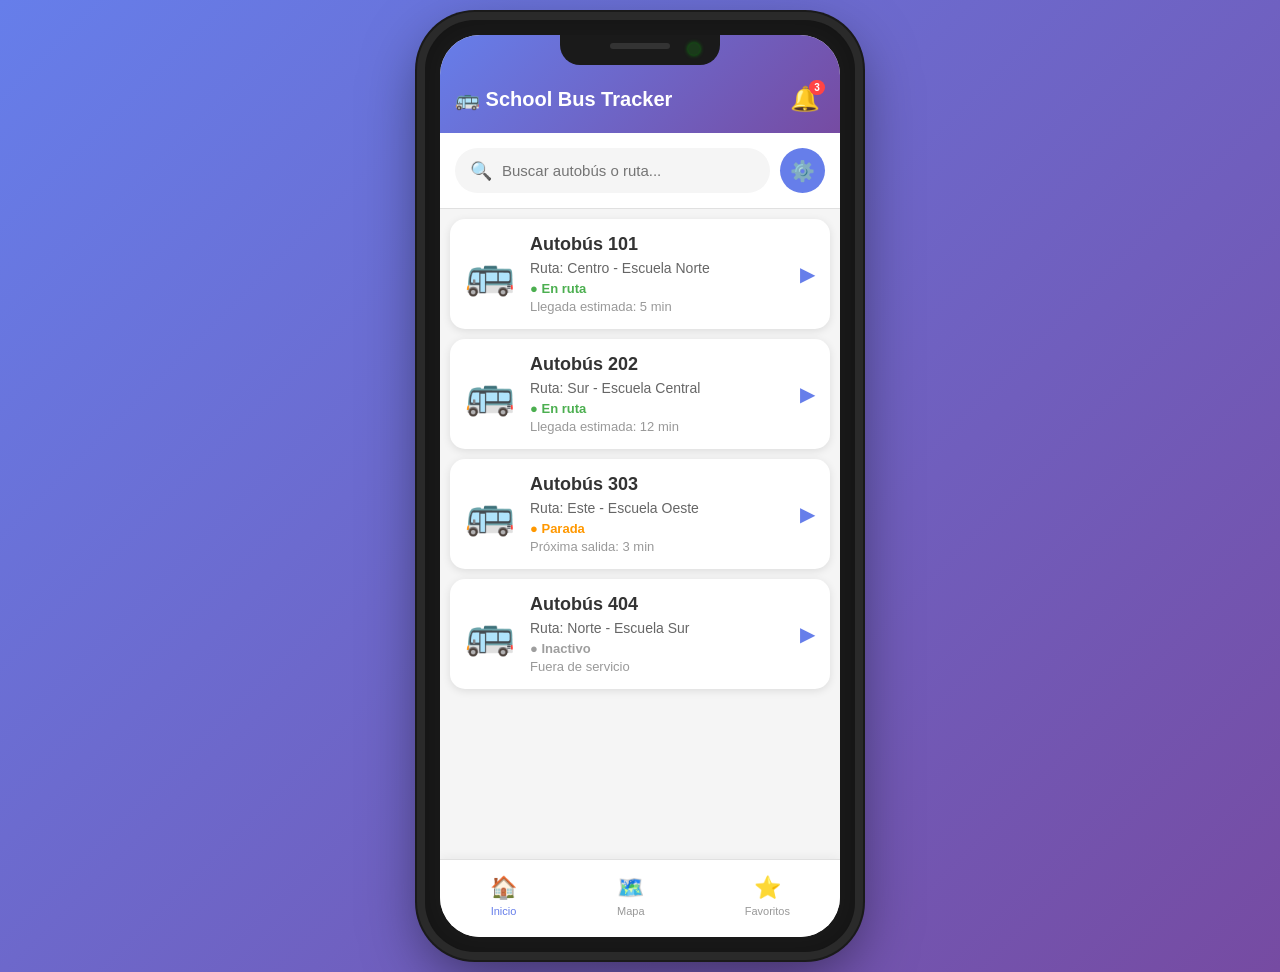
<file: index.html>
<!DOCTYPE html>
<html lang="es">
<head>
    <meta charset="UTF-8">
    <meta name="viewport" content="width=device-width, initial-scale=1.0, maximum-scale=1.0, user-scalable=no">
    <title>School Bus Tracker - Wireframe</title>
    <link rel="stylesheet" href="styles.css">
</head>
<body>
    <!-- Mobile Frame Container -->
    <div class="mobile-frame">
        <div class="mobile-notch"></div>
        <div class="mobile-screen">
    <!-- Header -->
    <header class="app-header">
        <div class="header-content">
            <h1>🚌 School Bus Tracker</h1>
            <div class="notification-icon" id="notificationIcon">
                🔔
                <span class="notification-badge" id="notificationBadge">3</span>
            </div>
        </div>
    </header>

    <!-- Notifications Panel -->
    <div class="notifications-panel hidden" id="notificationsPanel">
        <div class="notifications-header">
            <h3>Notificaciones</h3>
            <button class="clear-all" id="clearAllNotifications">Limpiar todo</button>
        </div>
        <div class="notifications-list" id="notificationsList">
            <div class="notification-item unread">
                <div class="notification-icon-badge">🚌</div>
                <div class="notification-content">
                    <h4>Autobús 101 llegando</h4>
                    <p>Llegará en 5 minutos a Parada 3</p>
                    <span class="notification-time">Hace 2 min</span>
                </div>
            </div>
            <div class="notification-item unread">
                <div class="notification-icon-badge">⏱️</div>
                <div class="notification-content">
                    <h4>Retraso detectado</h4>
                    <p>Autobús 202 tiene un retraso de 3 minutos</p>
                    <span class="notification-time">Hace 5 min</span>
                </div>
            </div>
            <div class="notification-item unread">
                <div class="notification-icon-badge">✅</div>
                <div class="notification-content">
                    <h4>Autobús 303 en parada</h4>
                    <p>Actualmente en Parada 2 - Hospital</p>
                    <span class="notification-time">Hace 8 min</span>
                </div>
            </div>
            <div class="notification-item">
                <div class="notification-icon-badge">🚌</div>
                <div class="notification-content">
                    <h4>Autobús 404 activado</h4>
                    <p>El servicio ha comenzado su ruta</p>
                    <span class="notification-time">Hace 15 min</span>
                </div>
            </div>
        </div>
    </div>

    <!-- Search Bar -->
    <div class="search-container">
        <div class="search-bar">
            <span class="search-icon">🔍</span>
            <input type="text" id="searchInput" placeholder="Buscar autobús o ruta..." />
        </div>
        <button class="filter-btn" id="filterBtn">⚙️</button>
    </div>

    <!-- Filter Modal -->
    <div class="filter-modal hidden" id="filterModal">
        <div class="modal-content">
            <div class="modal-header">
                <h3>Filtros y Configuración</h3>
                <button class="close-modal" id="closeModal">✕</button>
            </div>
            <div class="modal-body">
                <div class="filter-section">
                    <h4>Estado del Autobús</h4>
                    <label class="filter-option">
                        <input type="checkbox" id="filterActive" checked>
                        <span>● En ruta</span>
                    </label>
                    <label class="filter-option">
                        <input type="checkbox" id="filterPaused" checked>
                        <span>● En parada</span>
                    </label>
                    <label class="filter-option">
                        <input type="checkbox" id="filterInactive" checked>
                        <span>● Inactivos</span>
                    </label>
                </div>
                <div class="filter-section">
                    <h4>Ordenar por</h4>
                    <label class="filter-option">
                        <input type="radio" name="sort" value="number" checked>
                        <span>Número de autobús</span>
                    </label>
                    <label class="filter-option">
                        <input type="radio" name="sort" value="eta">
                        <span>Tiempo de llegada</span>
                    </label>
                    <label class="filter-option">
                        <input type="radio" name="sort" value="route">
                        <span>Ruta</span>
                    </label>
                </div>
                <div class="filter-section">
                    <h4>Notificaciones</h4>
                    <label class="filter-option">
                        <input type="checkbox" id="notifArrival" checked>
                        <span>Llegadas próximas</span>
                    </label>
                    <label class="filter-option">
                        <input type="checkbox" id="notifDelays">
                        <span>Retrasos</span>
                    </label>
                </div>
            </div>
            <div class="modal-footer">
                <button class="btn-secondary" id="resetFilters">Restablecer</button>
                <button class="btn-primary" id="applyFilters">Aplicar</button>
            </div>
        </div>
    </div>

    <!-- Bus List -->
    <div class="bus-list" id="busList">
        <div class="bus-card" data-bus="bus1">
            <div class="bus-icon">🚌</div>
            <div class="bus-info">
                <h3>Autobús 101</h3>
                <p class="route">Ruta: Centro - Escuela Norte</p>
                <p class="status active">● En ruta</p>
                <p class="eta">Llegada estimada: 5 min</p>
            </div>
            <div class="bus-arrow">▶</div>
        </div>

        <div class="bus-card" data-bus="bus2">
            <div class="bus-icon">🚌</div>
            <div class="bus-info">
                <h3>Autobús 202</h3>
                <p class="route">Ruta: Sur - Escuela Central</p>
                <p class="status active">● En ruta</p>
                <p class="eta">Llegada estimada: 12 min</p>
            </div>
            <div class="bus-arrow">▶</div>
        </div>

        <div class="bus-card" data-bus="bus3">
            <div class="bus-icon">🚌</div>
            <div class="bus-info">
                <h3>Autobús 303</h3>
                <p class="route">Ruta: Este - Escuela Oeste</p>
                <p class="status paused">● Parada</p>
                <p class="eta">Próxima salida: 3 min</p>
            </div>
            <div class="bus-arrow">▶</div>
        </div>

        <div class="bus-card" data-bus="bus4">
            <div class="bus-icon">🚌</div>
            <div class="bus-info">
                <h3>Autobús 404</h3>
                <p class="route">Ruta: Norte - Escuela Sur</p>
                <p class="status inactive">● Inactivo</p>
                <p class="eta">Fuera de servicio</p>
            </div>
            <div class="bus-arrow">▶</div>
        </div>
    </div>

    <!-- Map View (Initially Hidden) -->
    <div class="map-view hidden" id="mapView">
        <div class="map-header">
            <button class="back-btn" id="backBtn">← Volver</button>
            <h2 id="busTitle">Mapa General</h2>
            <button class="center-btn" id="centerBtn">⊙</button>
        </div>

        <div class="map-container">
            <!-- Map Background -->
            <div class="map-grid"></div>
            
            <!-- Route Path -->
            <svg class="route-path" id="routePath">
                <path id="busRoute" d="" stroke="#4A90E2" stroke-width="4" fill="none" stroke-dasharray="10,5"/>
                <!-- Stops -->
                <circle class="stop start-stop" cx="100" cy="400" r="12" />
                <circle class="stop" cx="200" cy="350" r="10" />
                <circle class="stop" cx="300" cy="250" r="10" />
                <circle class="stop" cx="400" cy="200" r="10" />
                <circle class="stop end-stop" cx="500" cy="100" r="12" />
            </svg>

            <!-- Animated Buses -->
            <div id="busMarkers"></div>

            <!-- Stop Labels -->
            <div class="stop-label" style="left: 100px; top: 400px;">
                <div class="label-content">Parada 1<br><small>Centro</small></div>
            </div>
            <div class="stop-label" style="left: 200px; top: 350px;">
                <div class="label-content">Parada 2<br><small>Plaza</small></div>
            </div>
            <div class="stop-label" style="left: 300px; top: 250px;">
                <div class="label-content">Parada 3<br><small>Parque</small></div>
            </div>
            <div class="stop-label" style="left: 400px; top: 200px;">
                <div class="label-content">Parada 4<br><small>Avenida</small></div>
            </div>
            <div class="stop-label" style="left: 500px; top: 100px;">
                <div class="label-content">Escuela<br><small>Destino</small></div>
            </div>
        </div>

        <!-- Map Info Panel -->
        <div class="info-panel">
            <div class="info-item">
                <span class="info-label">Velocidad:</span>
                <span class="info-value" id="speedValue">45 km/h</span>
            </div>
            <div class="info-item">
                <span class="info-label">Próxima parada:</span>
                <span class="info-value" id="nextStop">Parada 3 - Parque</span>
            </div>
            <div class="info-item">
                <span class="info-label">Pasajeros:</span>
                <span class="info-value" id="passengers">28/40</span>
            </div>
            <div class="info-item">
                <span class="info-label">ETA:</span>
                <span class="info-value" id="etaValue">5 min</span>
            </div>
        </div>
    </div>

    <!-- Bottom Navigation -->
    <nav class="bottom-nav">
        <button class="nav-btn active">
            <span class="nav-icon">🏠</span>
            <span class="nav-label">Inicio</span>
        </button>
        <button class="nav-btn">
            <span class="nav-icon">🗺️</span>
            <span class="nav-label">Mapa</span>
        </button>
        <button class="nav-btn">
            <span class="nav-icon">⭐</span>
            <span class="nav-label">Favoritos</span>
        </button>
    </nav>

        </div><!-- Close mobile-screen -->
    </div><!-- Close mobile-frame -->

    <script src="script.js"></script>
</body>
</html>
</file>
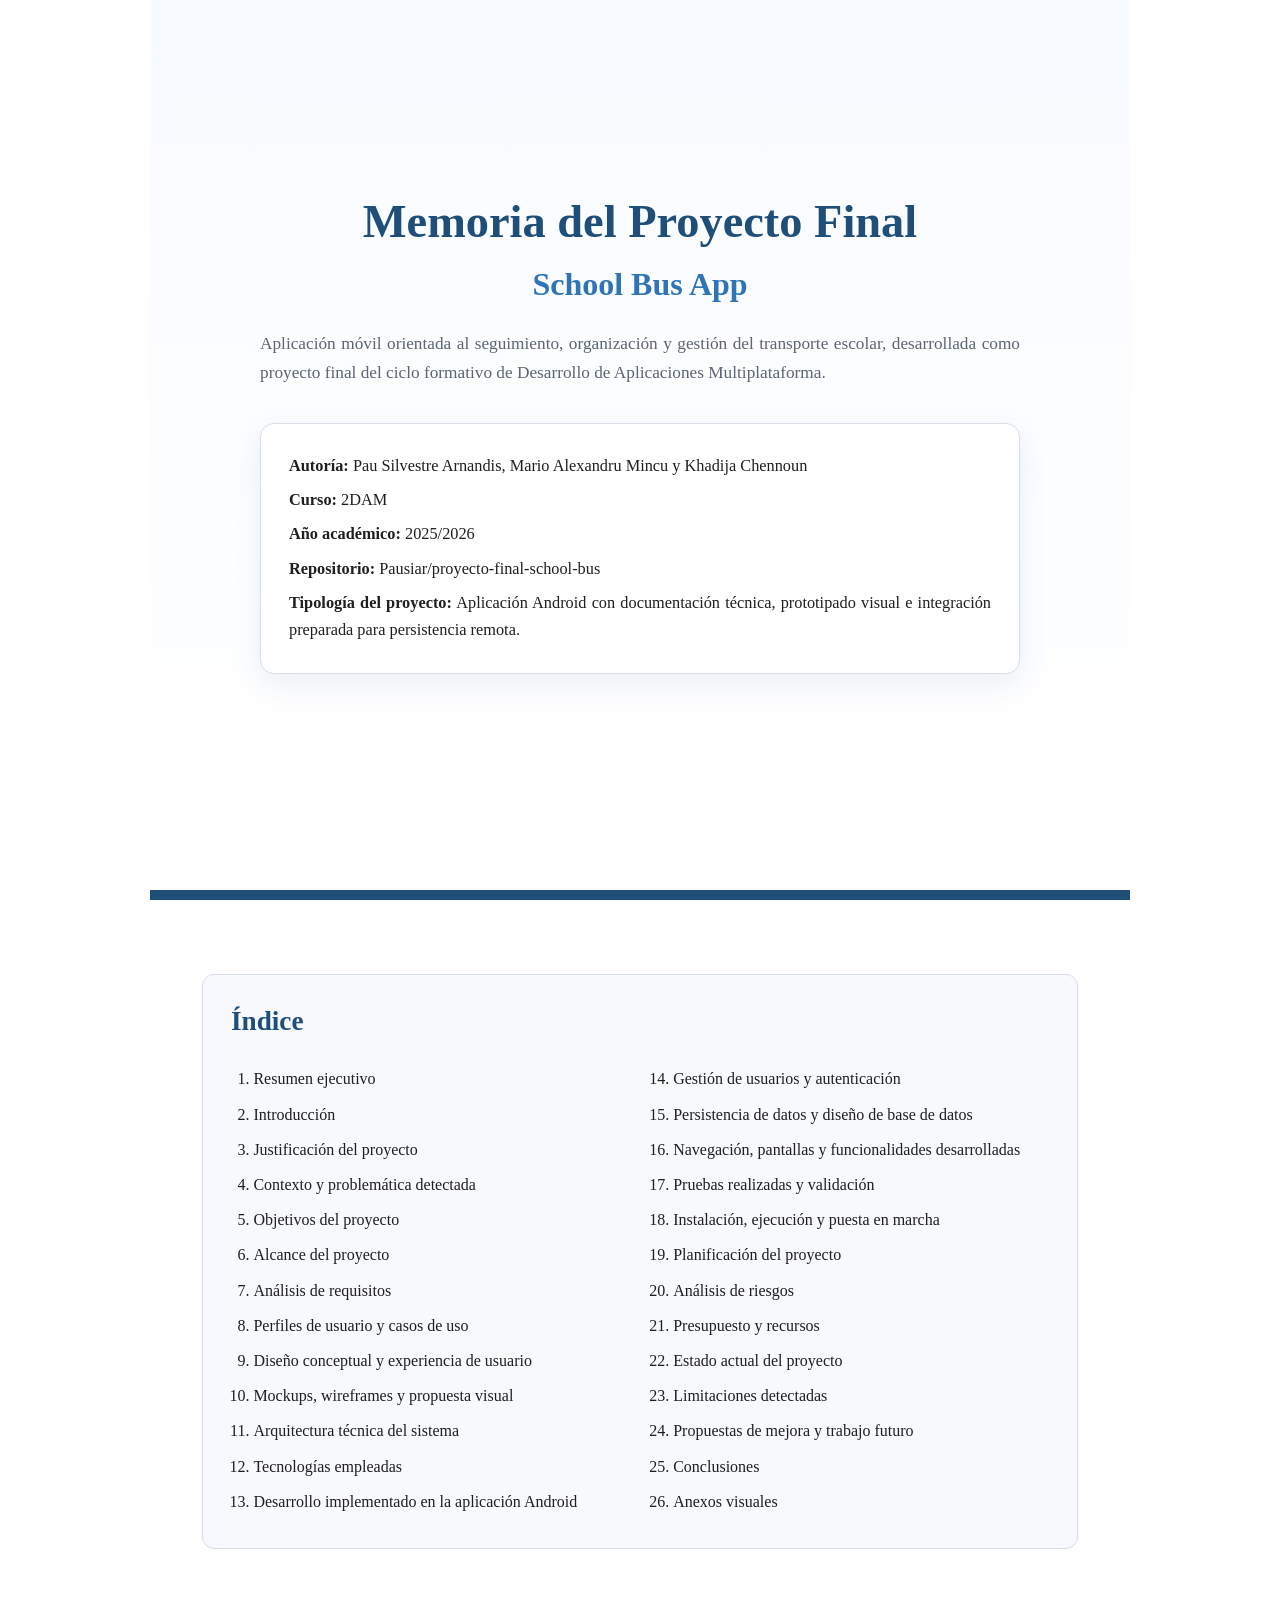
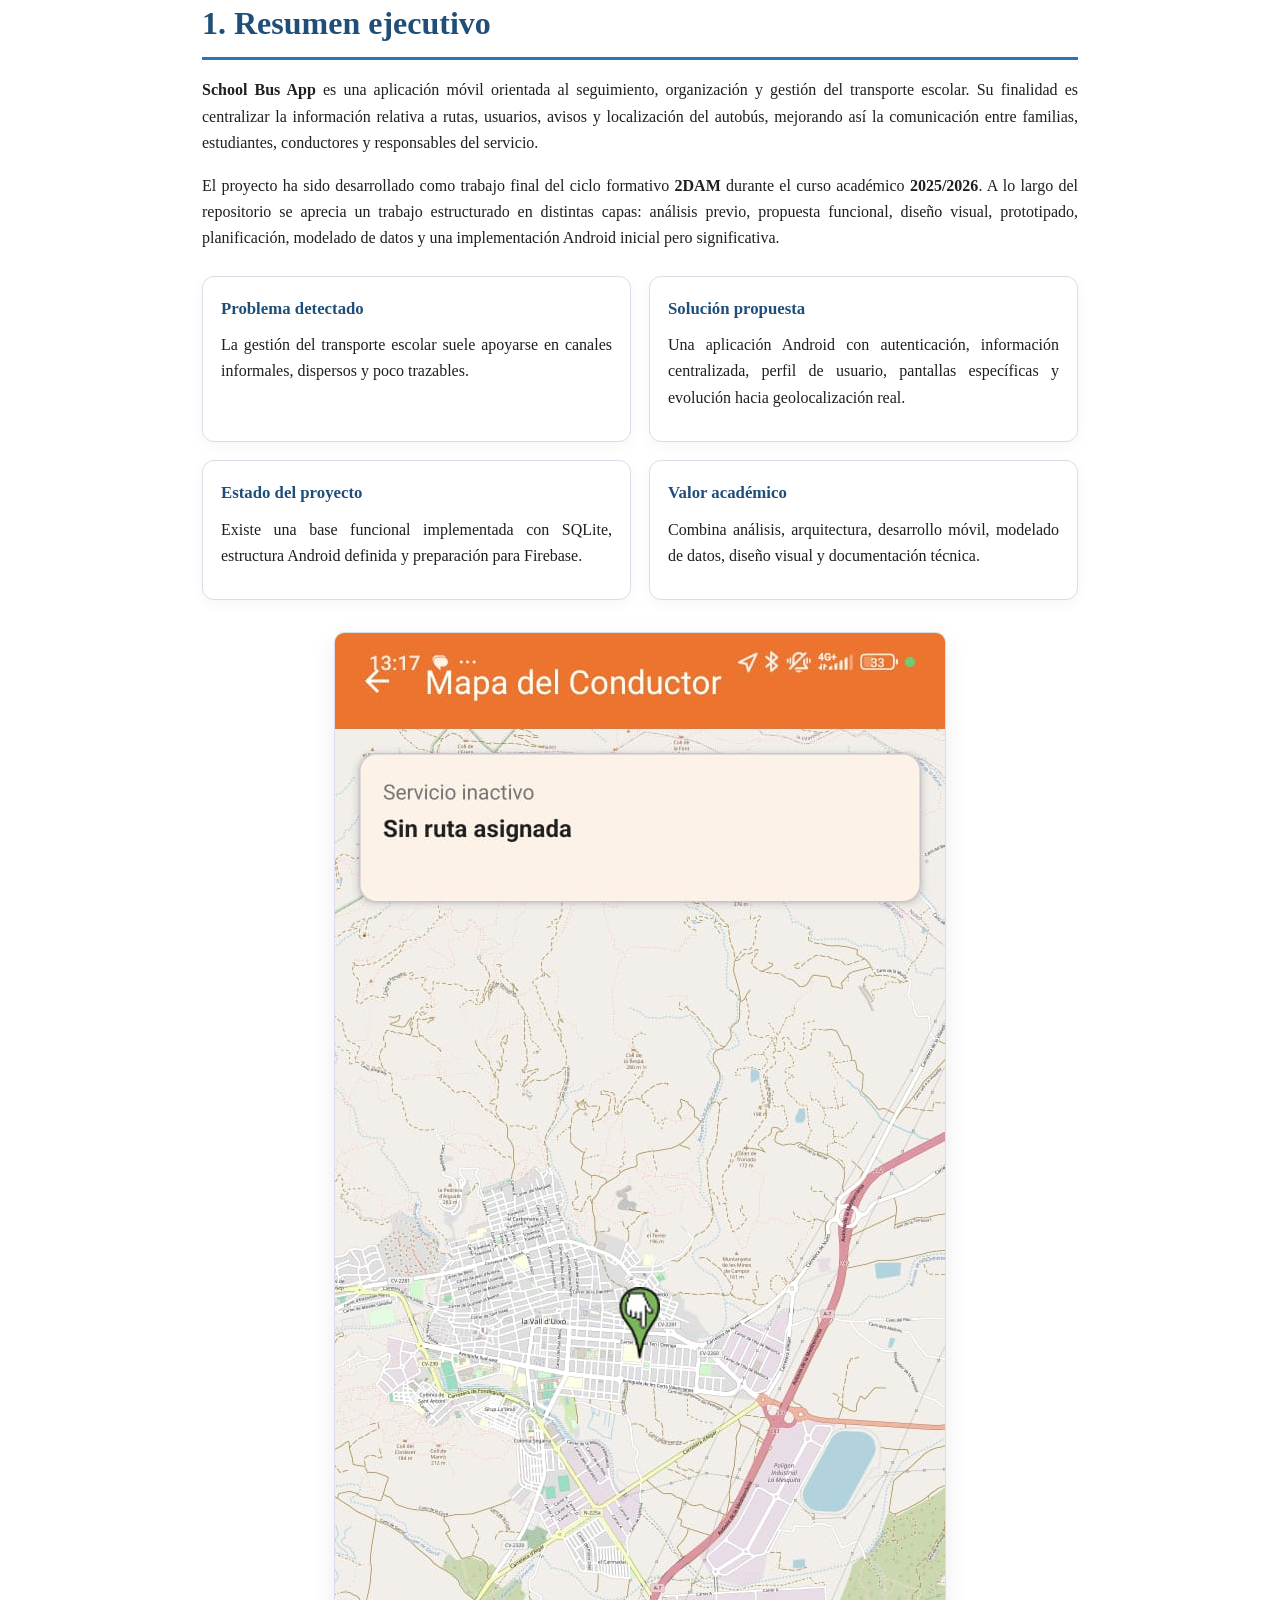
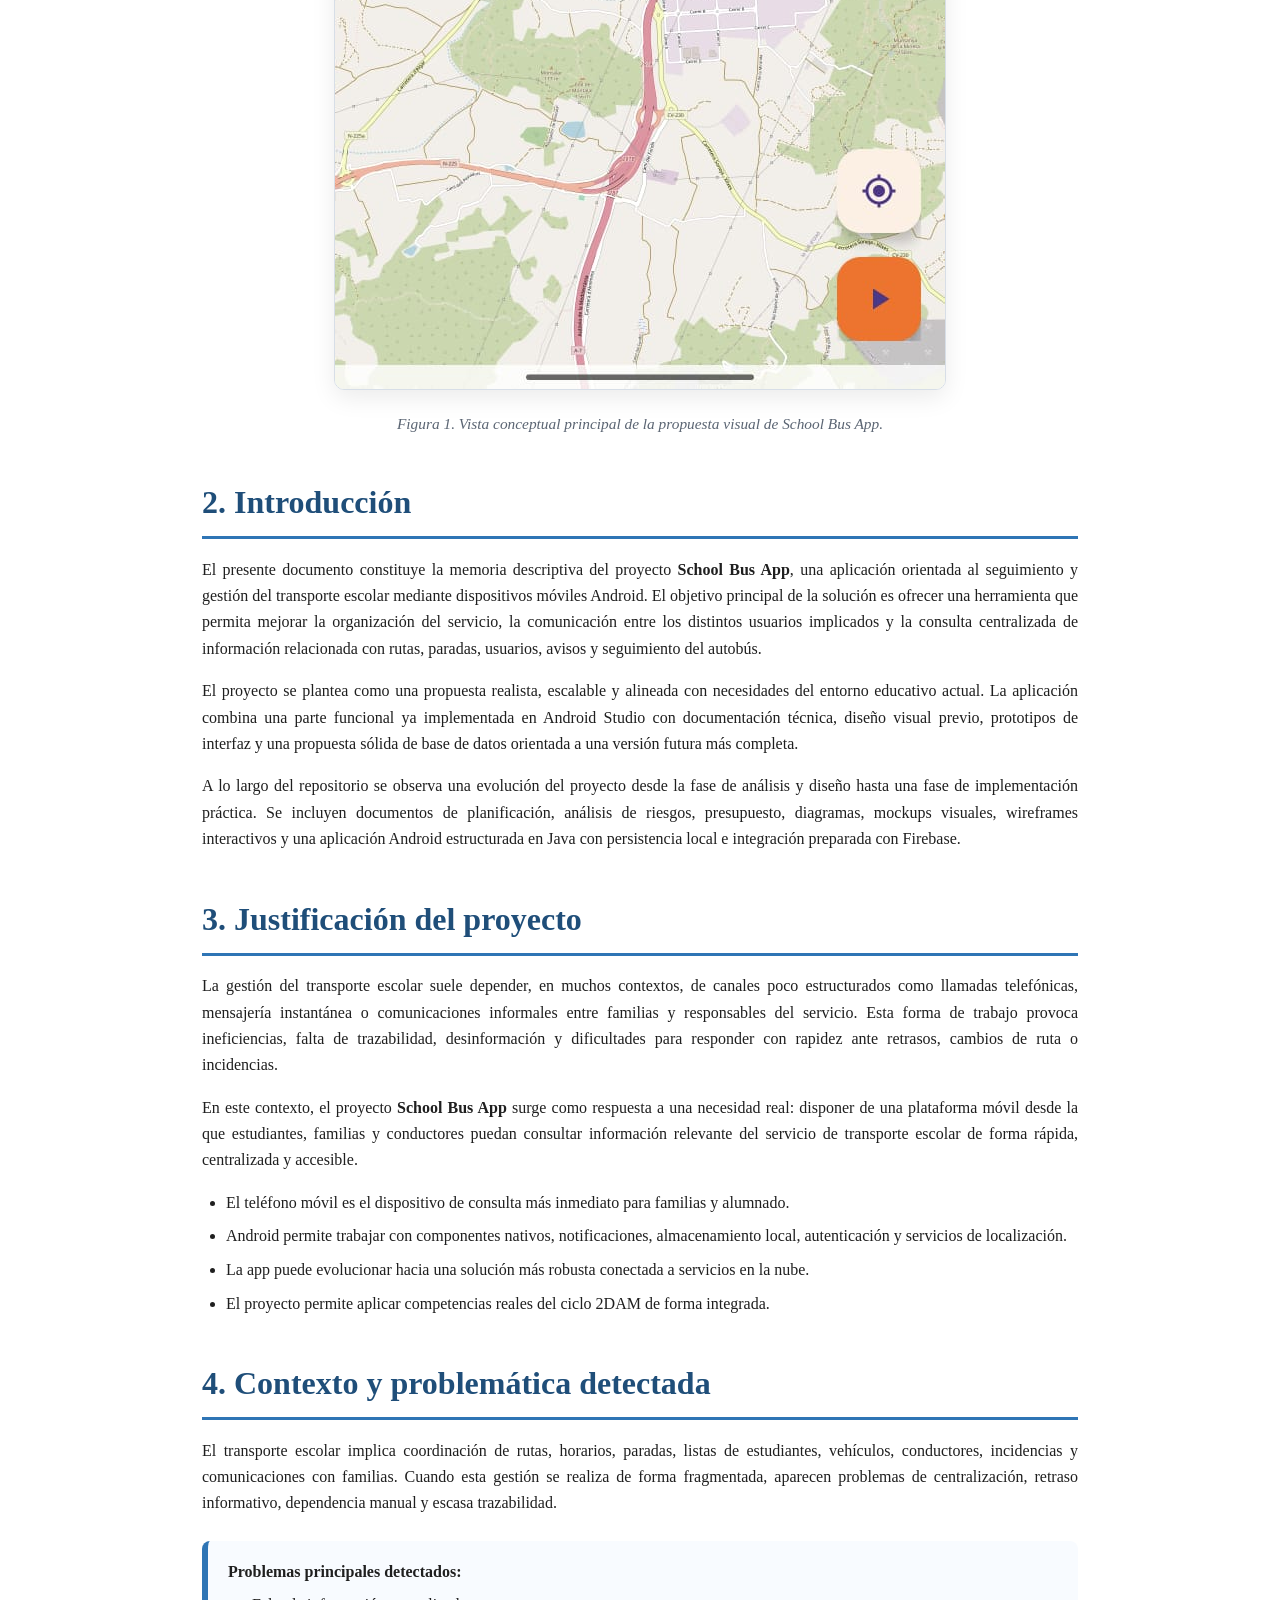
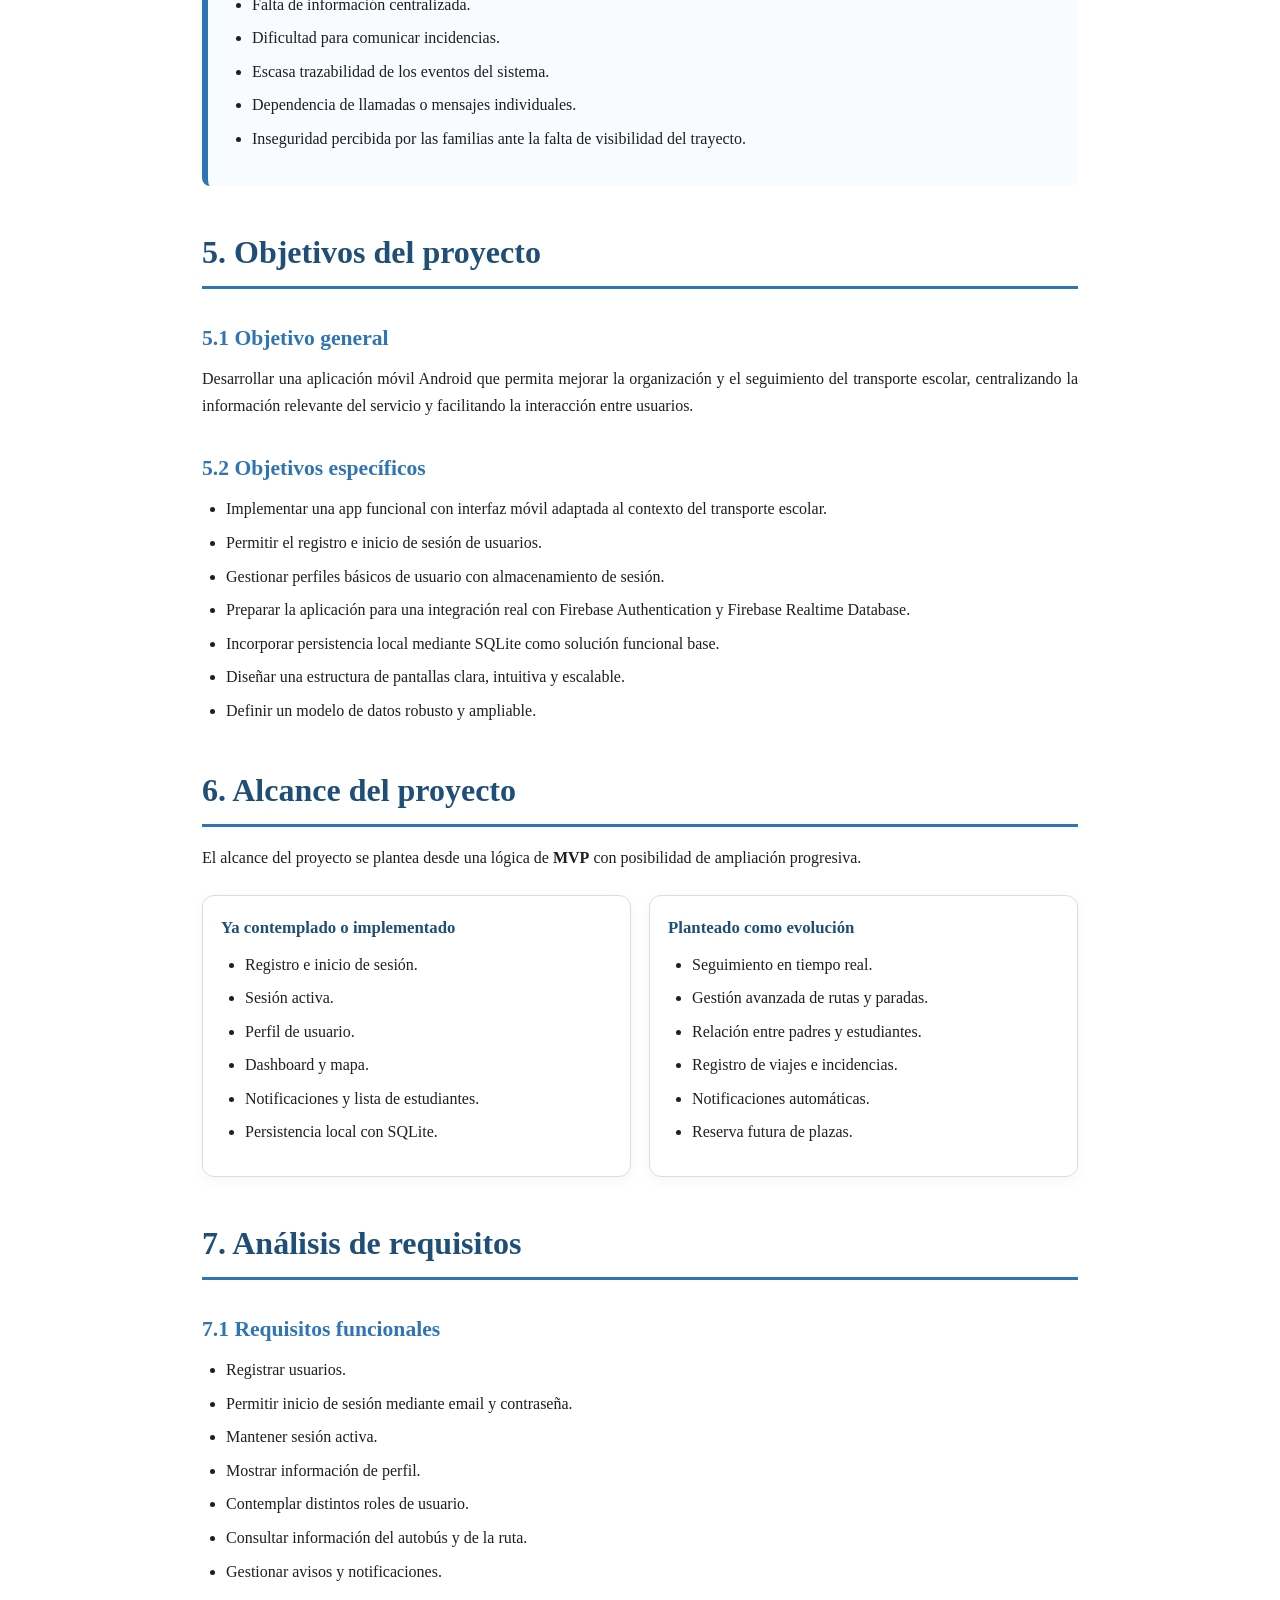
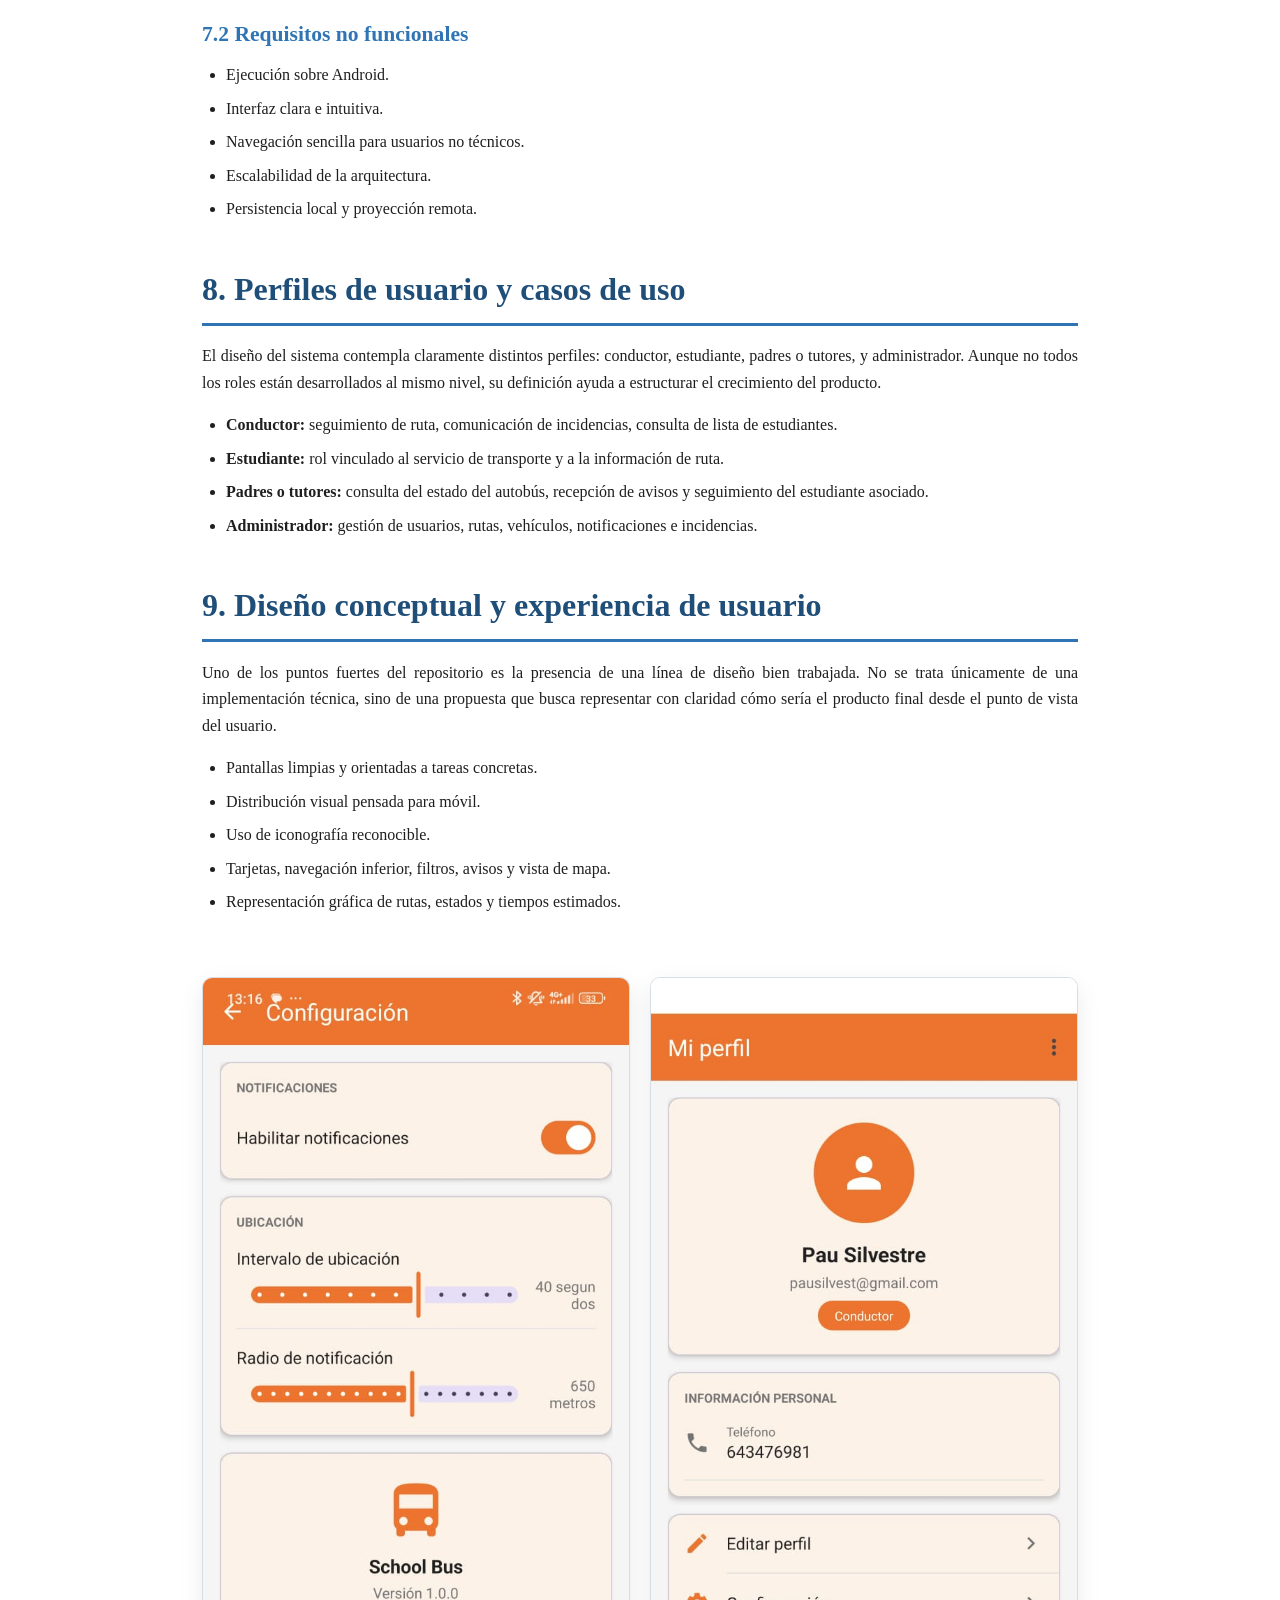
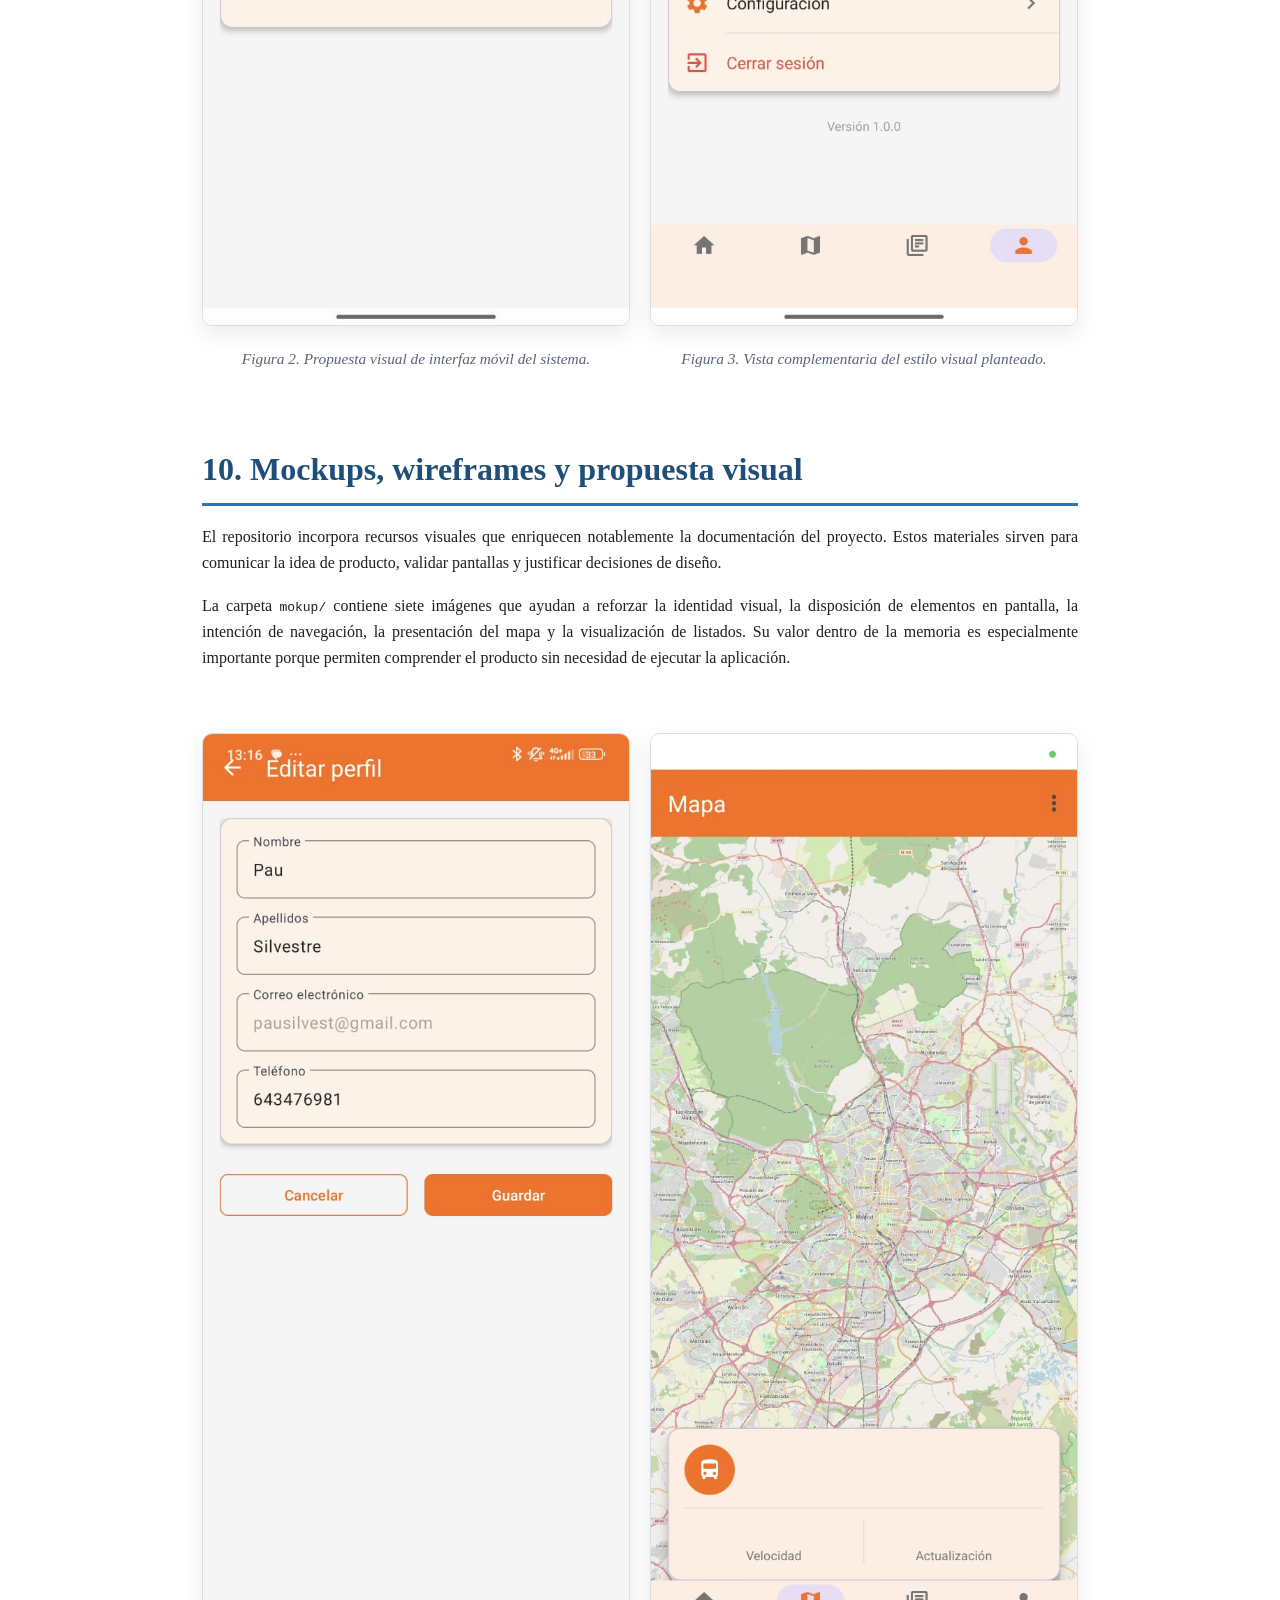
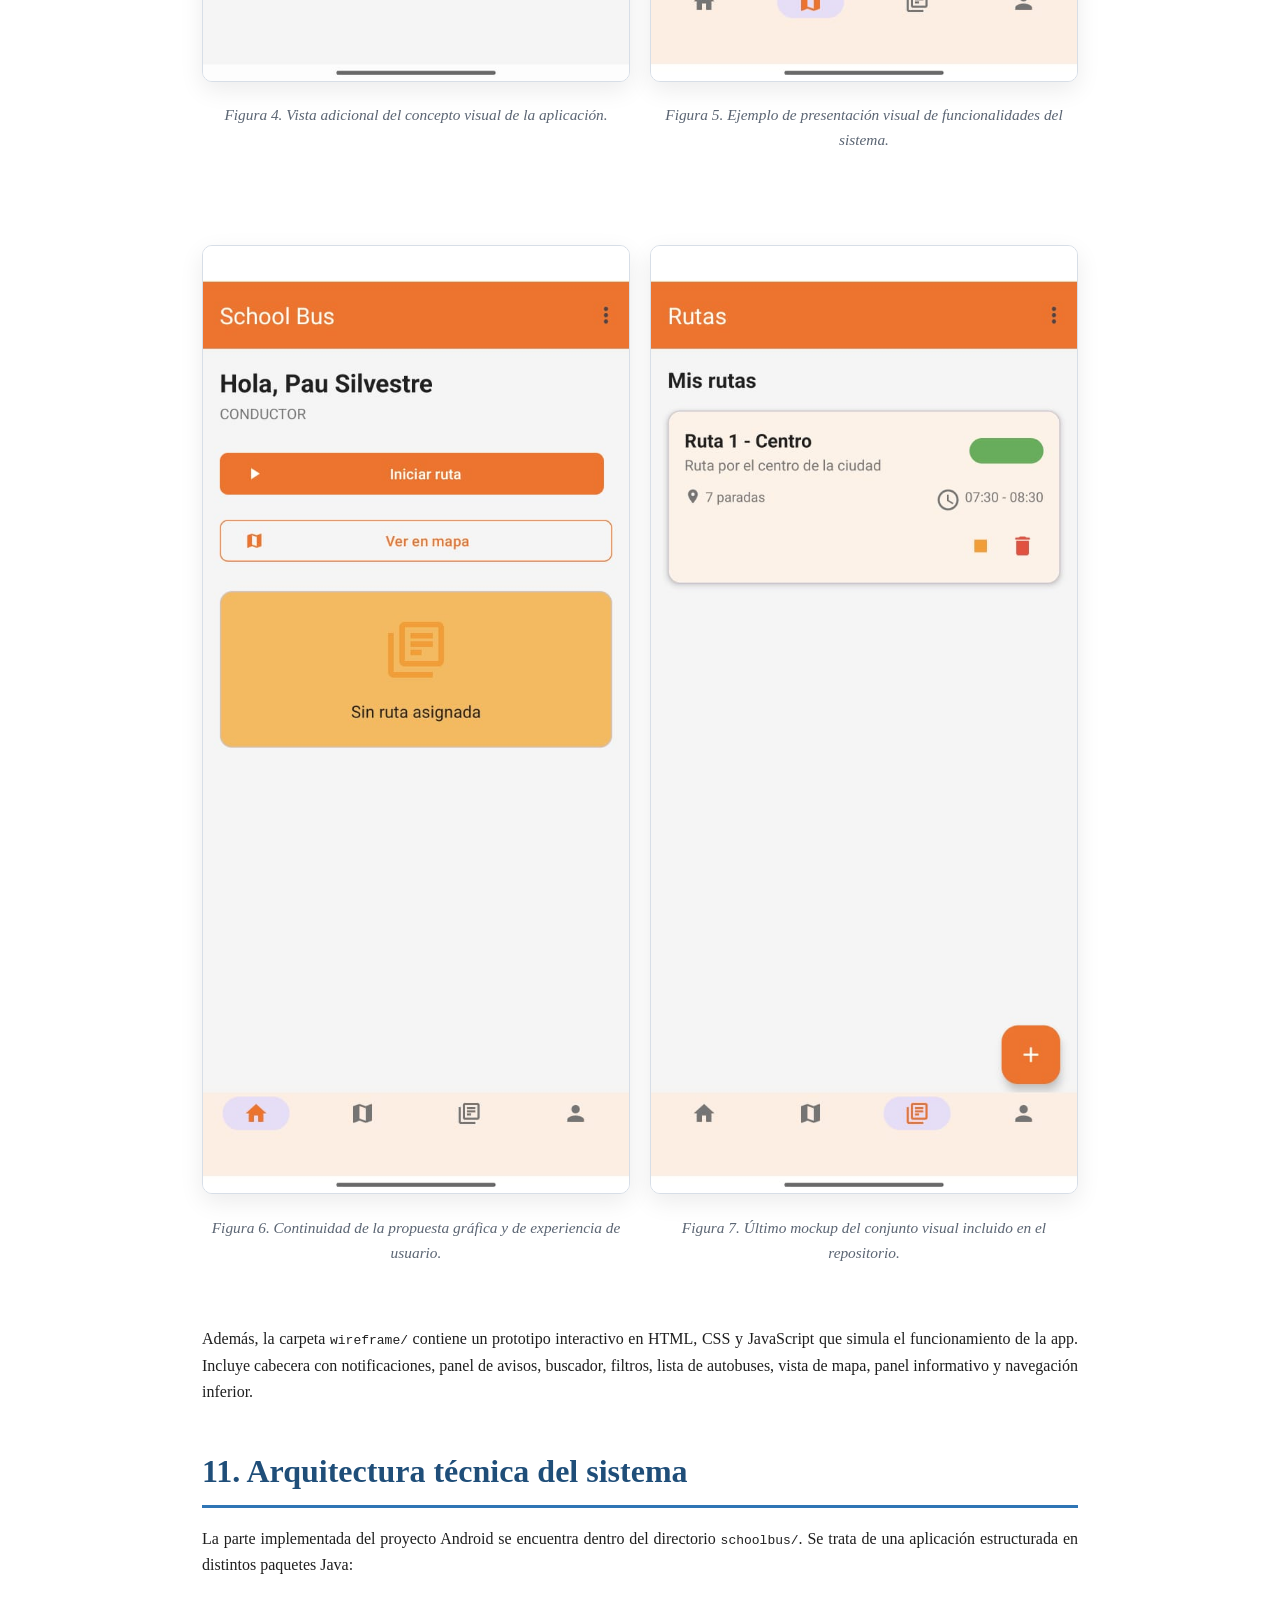
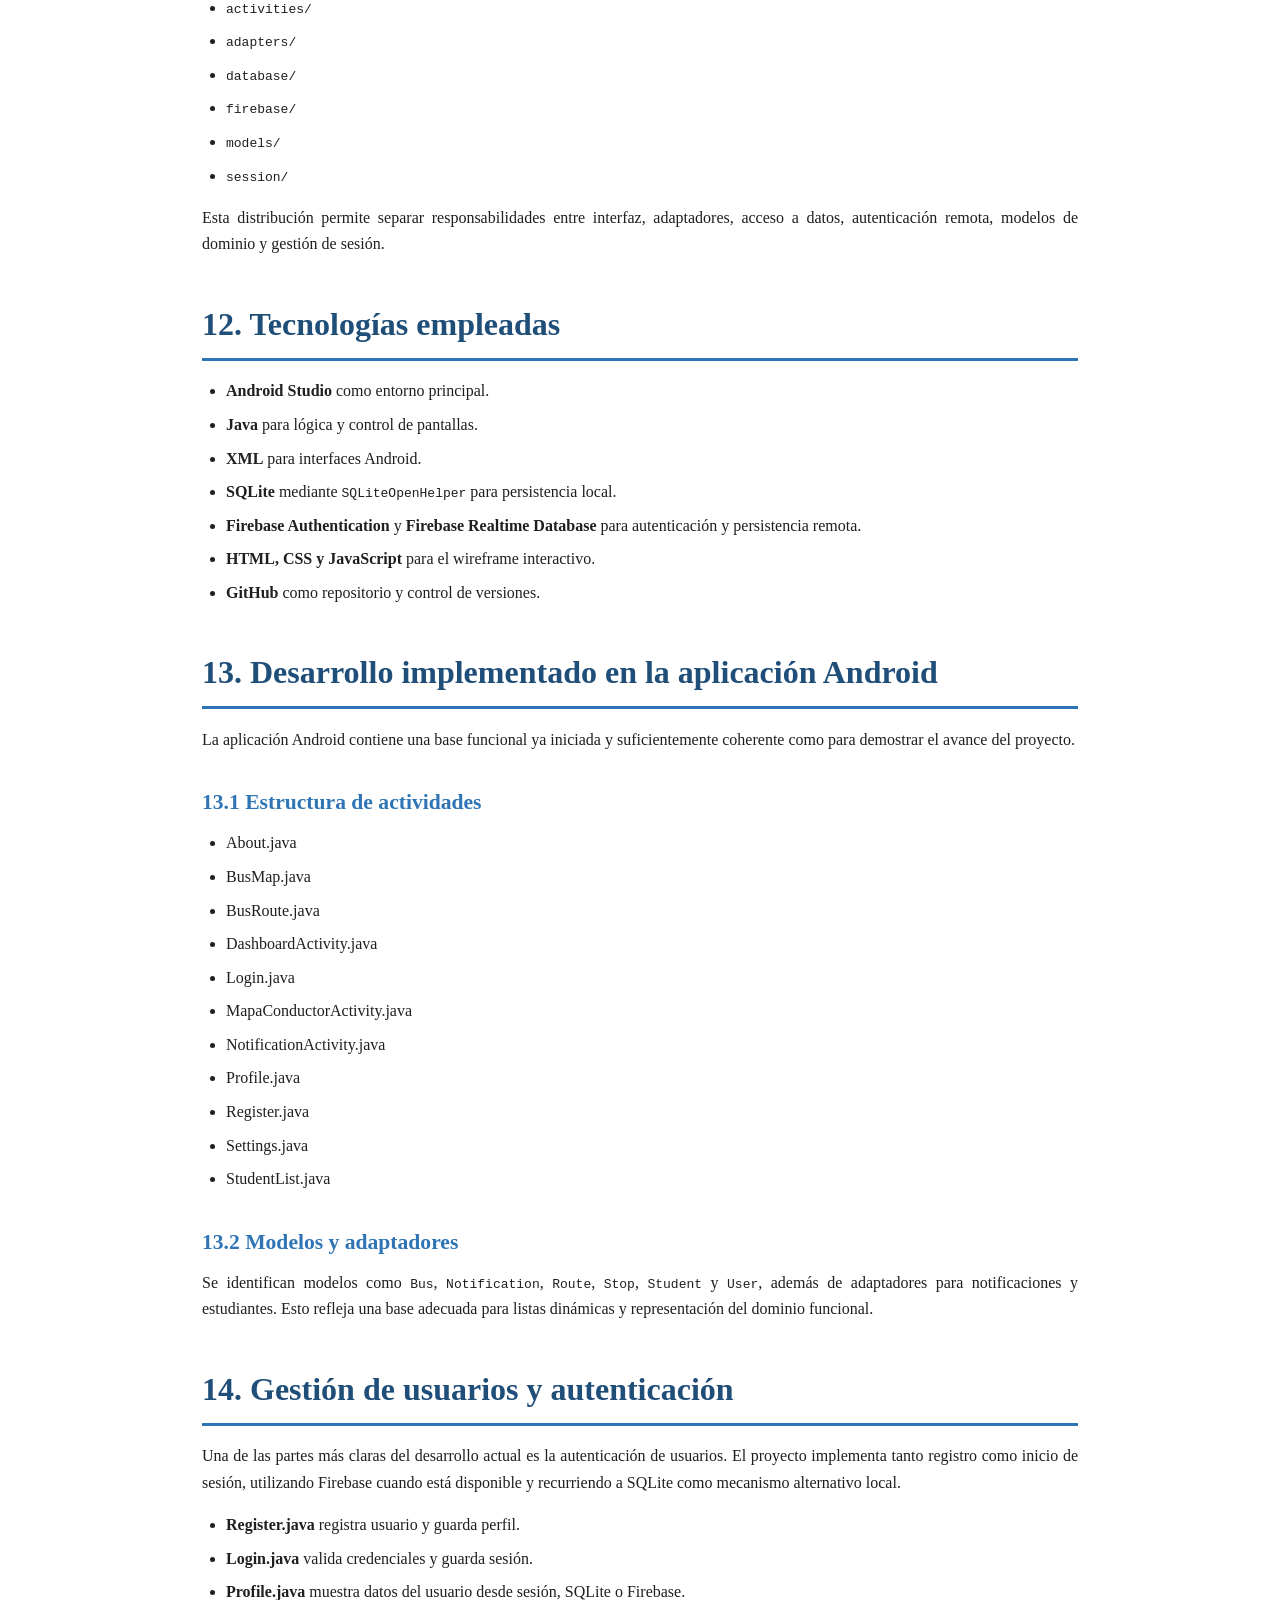
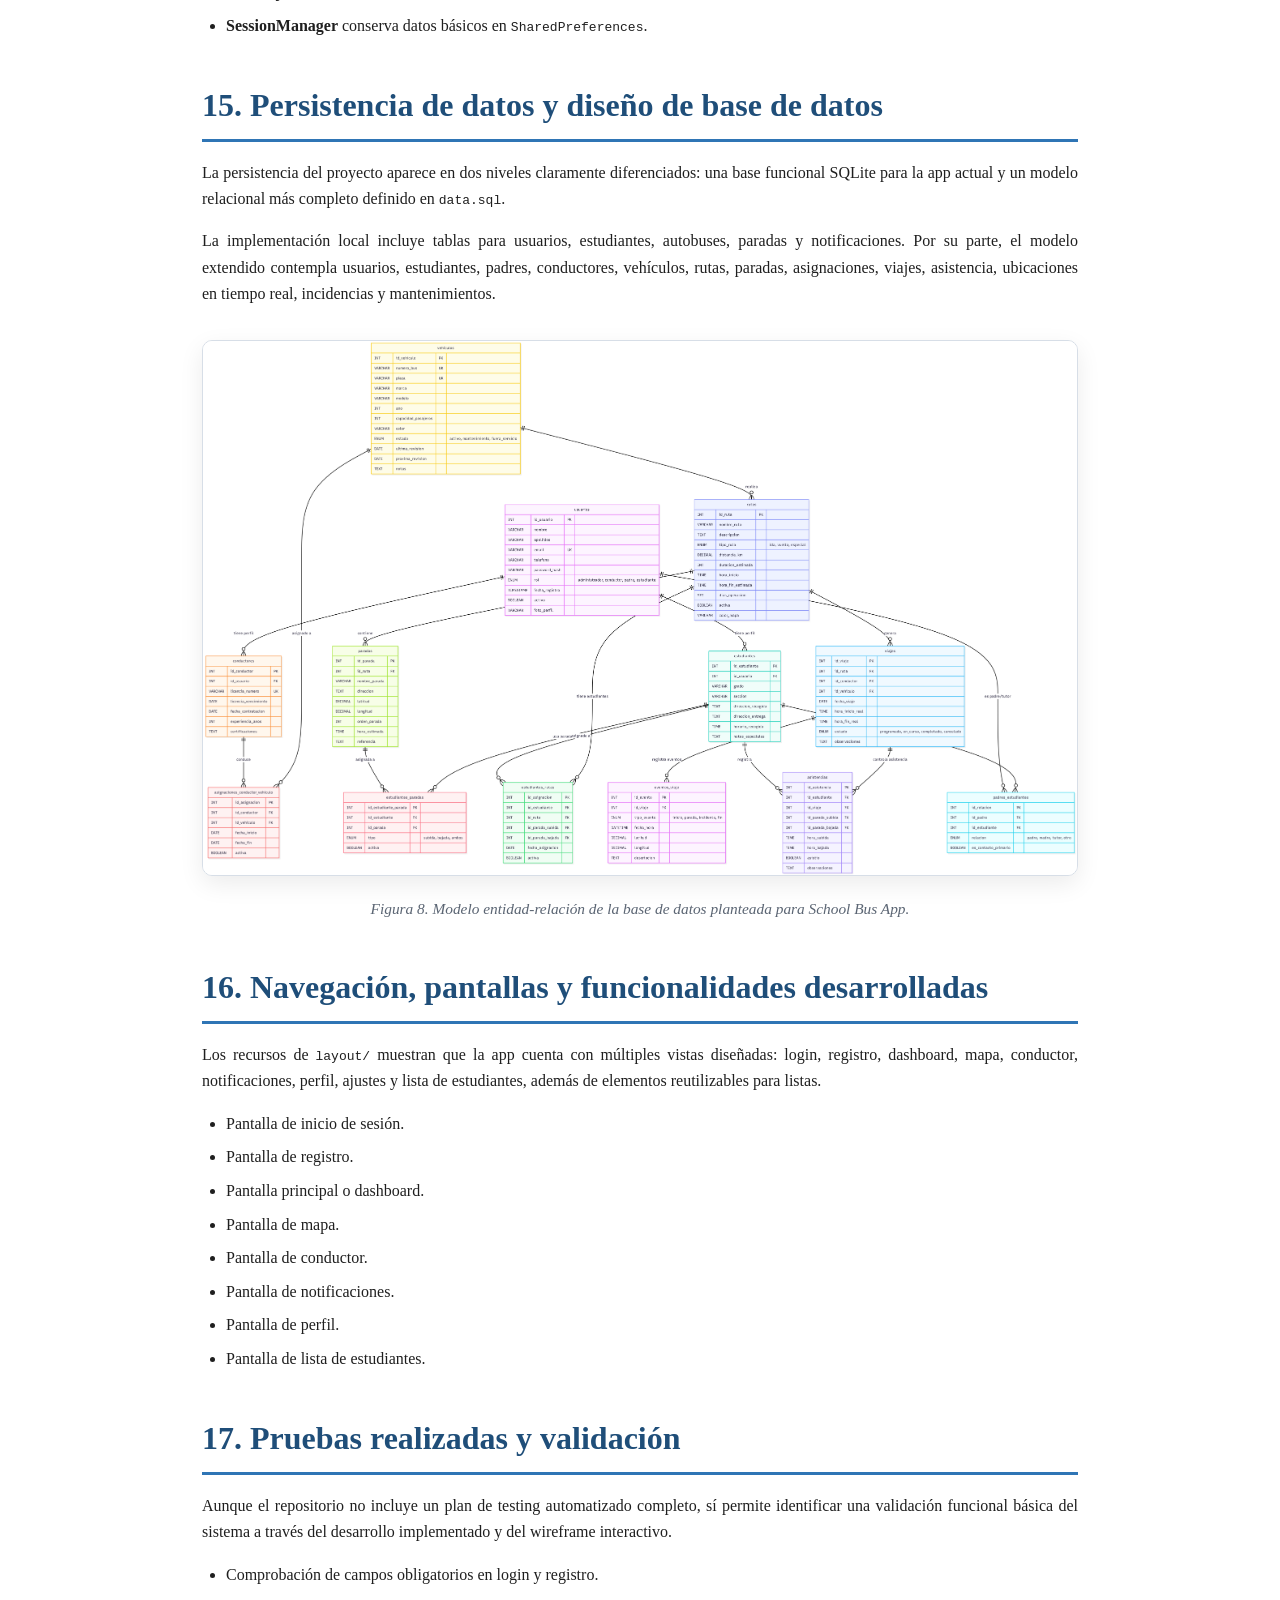
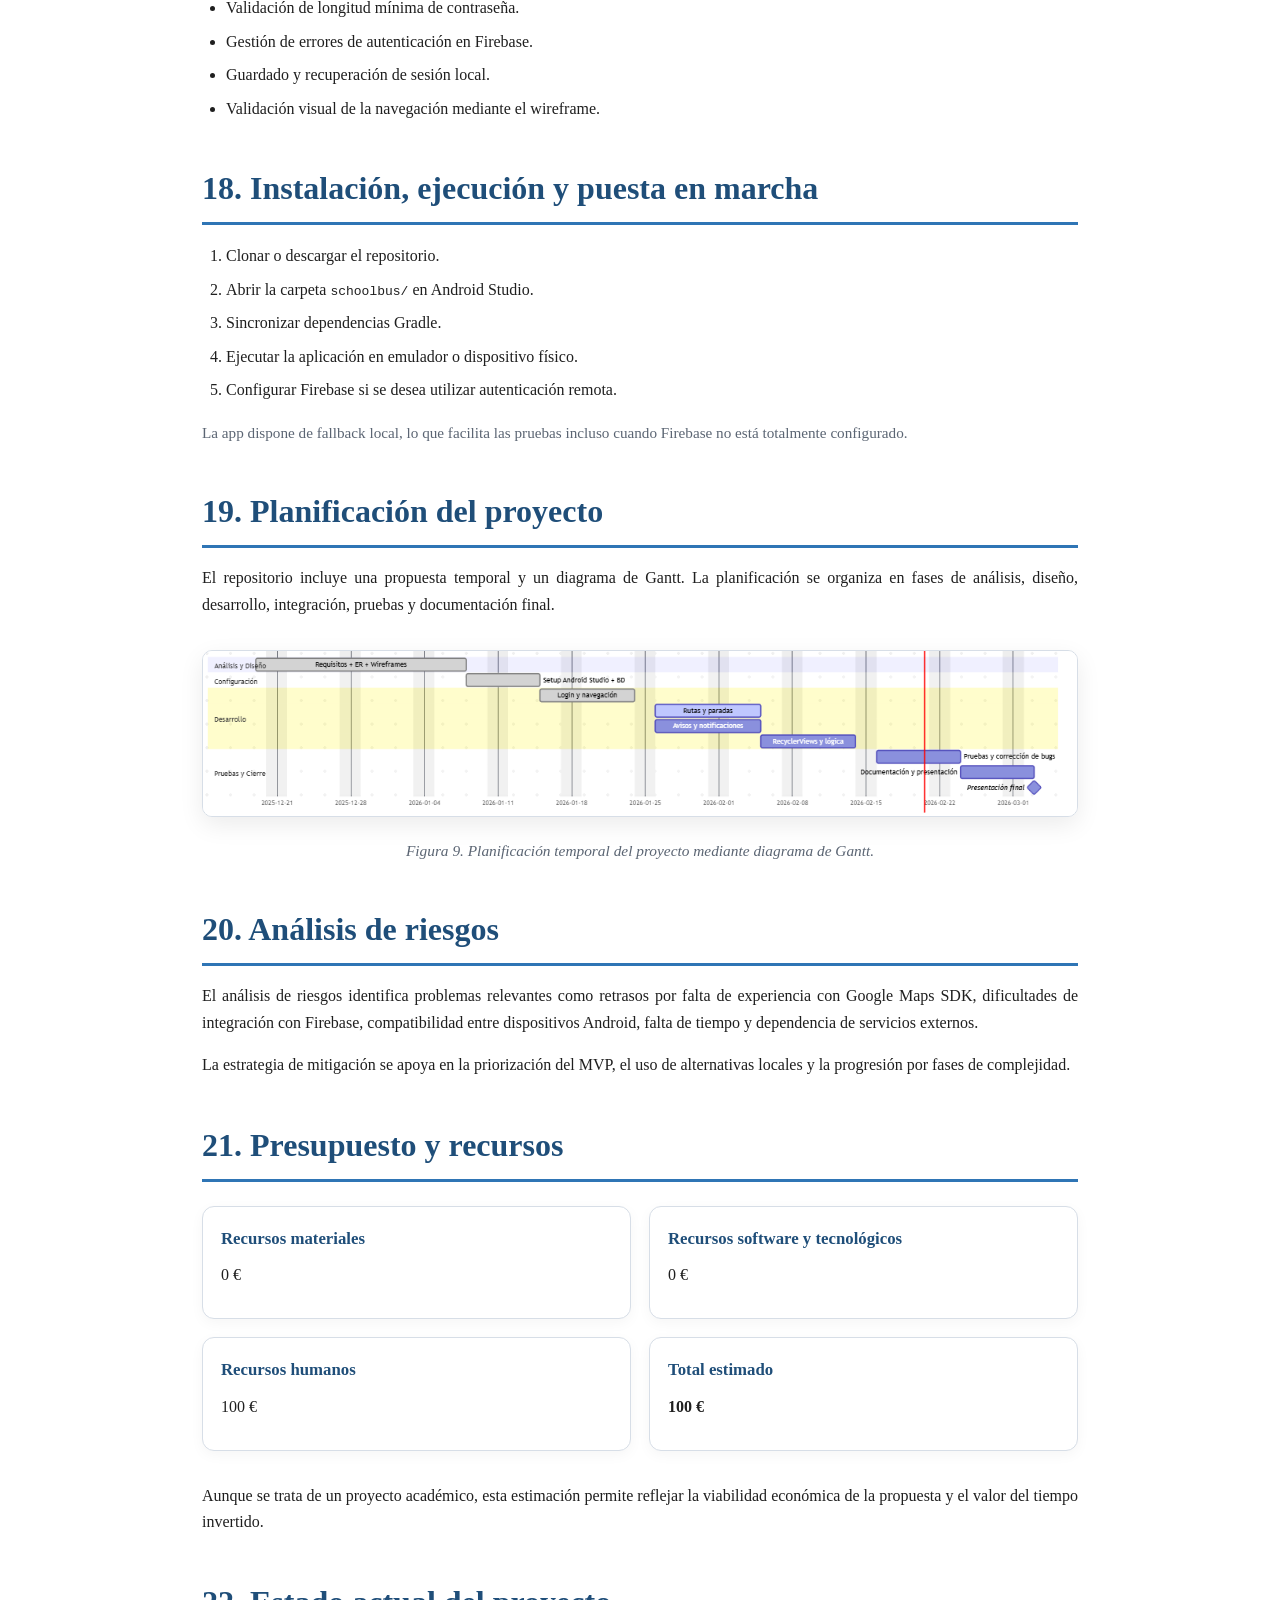
<file: memoria-school-bus.html>
<!DOCTYPE html>
<html lang="es">
<head>
  <meta charset="UTF-8" />
  <meta name="viewport" content="width=device-width, initial-scale=1.0" />
  <title>Memoria del Proyecto Final - School Bus App</title>
  <style>
    :root {
      --primary: #1f4e79;
      --secondary: #2f75b5;
      --accent: #f4b400;
      --text: #1f1f1f;
      --muted: #5b6573;
      --border: #d7dee7;
      --bg-soft: #f7f9fc;
    }

    * {
      box-sizing: border-box;
    }

    html {
      scroll-behavior: smooth;
    }

    body {
      margin: 0;
      font-family: "Georgia", "Times New Roman", serif;
      color: var(--text);
      background: #ffffff;
      line-height: 1.65;
    }

    .page {
      max-width: 980px;
      margin: 0 auto;
      padding: 42px 52px 64px;
    }

    .cover {
      min-height: 100vh;
      display: flex;
      flex-direction: column;
      justify-content: center;
      align-items: center;
      text-align: center;
      background: linear-gradient(180deg, #f8fbff 0%, #ffffff 100%);
      border-bottom: 10px solid var(--primary);
    }

    .cover h1 {
      font-size: 2.9rem;
      margin: 0 0 0.5rem;
      color: var(--primary);
      line-height: 1.2;
    }

    .cover h2 {
      font-size: 2rem;
      margin: 0 0 1.2rem;
      color: var(--secondary);
      font-weight: 600;
    }

    .cover .subtitle {
      font-size: 1.08rem;
      max-width: 760px;
      color: var(--muted);
      margin-bottom: 2.25rem;
    }

    .cover .meta {
      background: white;
      border: 1px solid var(--border);
      border-radius: 14px;
      padding: 22px 28px;
      box-shadow: 0 10px 30px rgba(31, 78, 121, 0.08);
      width: min(760px, 100%);
      text-align: left;
    }

    .cover .meta p {
      margin: 0.45rem 0;
      font-size: 1.02rem;
    }

    .section-title {
      font-size: 2rem;
      color: var(--primary);
      border-bottom: 3px solid var(--secondary);
      padding-bottom: 0.45rem;
      margin-top: 2.5rem;
      margin-bottom: 1.1rem;
    }

    .subsection-title {
      font-size: 1.35rem;
      color: var(--secondary);
      margin-top: 2rem;
      margin-bottom: 0.6rem;
    }

    .toc {
      background: var(--bg-soft);
      border: 1px solid var(--border);
      border-radius: 12px;
      padding: 24px 28px;
      margin-top: 2rem;
    }

    .toc h2 {
      margin-top: 0;
      color: var(--primary);
      font-size: 1.7rem;
    }

    .toc ol {
      margin: 0;
      padding-left: 1.4rem;
      columns: 2;
      column-gap: 44px;
    }

    .toc li {
      margin-bottom: 0.55rem;
      break-inside: avoid;
    }

    .toc a {
      color: var(--text);
      text-decoration: none;
    }

    .toc a:hover {
      color: var(--secondary);
      text-decoration: underline;
    }

    p {
      margin: 0 0 1rem;
      text-align: justify;
    }

    ul, ol {
      margin-top: 0.4rem;
      margin-bottom: 1rem;
      padding-left: 1.5rem;
    }

    li {
      margin-bottom: 0.45rem;
    }

    .highlight-box {
      background: #f8fbff;
      border-left: 6px solid var(--secondary);
      border-radius: 8px;
      padding: 18px 20px;
      margin: 1.5rem 0;
    }

    .summary-grid {
      display: grid;
      grid-template-columns: repeat(2, minmax(0, 1fr));
      gap: 18px;
      margin: 1.5rem 0 2rem;
    }

    .card {
      border: 1px solid var(--border);
      border-radius: 12px;
      padding: 18px 18px 14px;
      background: #fff;
      box-shadow: 0 4px 14px rgba(0, 0, 0, 0.04);
    }

    .card h4 {
      margin: 0 0 0.6rem;
      color: var(--primary);
      font-size: 1.05rem;
    }

    .figure {
      margin: 2rem 0;
      text-align: center;
      page-break-inside: avoid;
    }

    .figure img {
      max-width: 100%;
      height: auto;
      border: 1px solid var(--border);
      border-radius: 10px;
      box-shadow: 0 8px 24px rgba(0, 0, 0, 0.08);
    }

    .figure figcaption {
      margin-top: 0.75rem;
      font-size: 0.96rem;
      color: var(--muted);
      font-style: italic;
    }

    .two-images {
      display: grid;
      grid-template-columns: repeat(2, minmax(0, 1fr));
      gap: 20px;
      margin: 1.8rem 0;
    }

    .page-break {
      page-break-before: always;
      break-before: page;
      margin-top: 3rem;
    }

    .small-note {
      font-size: 0.95rem;
      color: var(--muted);
    }

    .footer-space {
      height: 24px;
    }

    @media screen and (max-width: 860px) {
      .page {
        padding: 26px 22px 40px;
      }

      .toc ol,
      .two-images,
      .summary-grid {
        columns: 1;
        grid-template-columns: 1fr;
      }

      .cover h1 {
        font-size: 2.2rem;
      }

      .cover h2 {
        font-size: 1.5rem;
      }
    }

    @media print {
      body {
        background: white;
      }

      .cover {
        min-height: auto;
        height: 100vh;
        page-break-after: always;
      }

      .toc {
        page-break-after: always;
      }

      a {
        color: inherit;
        text-decoration: none;
      }

      .page {
        max-width: none;
        margin: 0;
        padding: 18mm 16mm 18mm;
      }

      .section-title,
      .subsection-title,
      .figure,
      .card,
      .highlight-box {
        page-break-inside: avoid;
      }
    }
  </style>
</head>
<body>
  <section class="cover page">
    <h1>Memoria del Proyecto Final</h1>
    <h2>School Bus App</h2>
    <p class="subtitle">
      Aplicación móvil orientada al seguimiento, organización y gestión del transporte escolar,
      desarrollada como proyecto final del ciclo formativo de Desarrollo de Aplicaciones Multiplataforma.
    </p>

    <div class="meta">
      <p><strong>Autoría:</strong> Pau Silvestre Arnandis, Mario Alexandru Mincu y Khadija Chennoun</p>
      <p><strong>Curso:</strong> 2DAM</p>
      <p><strong>Año académico:</strong> 2025/2026</p>
      <p><strong>Repositorio:</strong> Pausiar/proyecto-final-school-bus</p>
      <p><strong>Tipología del proyecto:</strong> Aplicación Android con documentación técnica, prototipado visual e integración preparada para persistencia remota.</p>
    </div>
  </section>

  <main class="page">
    <section class="toc">
      <h2>Índice</h2>
      <ol>
        <li><a href="#resumen">Resumen ejecutivo</a></li>
        <li><a href="#introduccion">Introducción</a></li>
        <li><a href="#justificacion">Justificación del proyecto</a></li>
        <li><a href="#contexto">Contexto y problemática detectada</a></li>
        <li><a href="#objetivos">Objetivos del proyecto</a></li>
        <li><a href="#alcance">Alcance del proyecto</a></li>
        <li><a href="#requisitos">Análisis de requisitos</a></li>
        <li><a href="#perfiles">Perfiles de usuario y casos de uso</a></li>
        <li><a href="#diseno">Diseño conceptual y experiencia de usuario</a></li>
        <li><a href="#mockups">Mockups, wireframes y propuesta visual</a></li>
        <li><a href="#arquitectura">Arquitectura técnica del sistema</a></li>
        <li><a href="#tecnologias">Tecnologías empleadas</a></li>
        <li><a href="#desarrollo">Desarrollo implementado en la aplicación Android</a></li>
        <li><a href="#autenticacion">Gestión de usuarios y autenticación</a></li>
        <li><a href="#datos">Persistencia de datos y diseño de base de datos</a></li>
        <li><a href="#pantallas">Navegación, pantallas y funcionalidades desarrolladas</a></li>
        <li><a href="#pruebas">Pruebas realizadas y validación</a></li>
        <li><a href="#instalacion">Instalación, ejecución y puesta en marcha</a></li>
        <li><a href="#planificacion">Planificación del proyecto</a></li>
        <li><a href="#riesgos">Análisis de riesgos</a></li>
        <li><a href="#presupuesto">Presupuesto y recursos</a></li>
        <li><a href="#estado">Estado actual del proyecto</a></li>
        <li><a href="#limitaciones">Limitaciones detectadas</a></li>
        <li><a href="#mejoras">Propuestas de mejora y trabajo futuro</a></li>
        <li><a href="#conclusiones">Conclusiones</a></li>
        <li><a href="#anexos">Anexos visuales</a></li>
      </ol>
    </section>

    <section id="resumen" class="page-break">
      <h2 class="section-title">1. Resumen ejecutivo</h2>
      <p>
        <strong>School Bus App</strong> es una aplicación móvil orientada al seguimiento, organización y gestión del transporte escolar.
        Su finalidad es centralizar la información relativa a rutas, usuarios, avisos y localización del autobús, mejorando así la
        comunicación entre familias, estudiantes, conductores y responsables del servicio.
      </p>
      <p>
        El proyecto ha sido desarrollado como trabajo final del ciclo formativo <strong>2DAM</strong> durante el curso académico
        <strong>2025/2026</strong>. A lo largo del repositorio se aprecia un trabajo estructurado en distintas capas: análisis previo,
        propuesta funcional, diseño visual, prototipado, planificación, modelado de datos y una implementación Android inicial pero significativa.
      </p>

      <div class="summary-grid">
        <div class="card">
          <h4>Problema detectado</h4>
          <p>La gestión del transporte escolar suele apoyarse en canales informales, dispersos y poco trazables.</p>
        </div>
        <div class="card">
          <h4>Solución propuesta</h4>
          <p>Una aplicación Android con autenticación, información centralizada, perfil de usuario, pantallas específicas y evolución hacia geolocalización real.</p>
        </div>
        <div class="card">
          <h4>Estado del proyecto</h4>
          <p>Existe una base funcional implementada con SQLite, estructura Android definida y preparación para Firebase.</p>
        </div>
        <div class="card">
          <h4>Valor académico</h4>
          <p>Combina análisis, arquitectura, desarrollo móvil, modelado de datos, diseño visual y documentación técnica.</p>
        </div>
      </div>

      <figure class="figure">
        <img src="mokup/schoolbus_mokup_1.jpeg" alt="Mockup principal de School Bus App" />
        <figcaption>Figura 1. Vista conceptual principal de la propuesta visual de School Bus App.</figcaption>
      </figure>
    </section>

    <section id="introduccion">
      <h2 class="section-title">2. Introducción</h2>
      <p>
        El presente documento constituye la memoria descriptiva del proyecto <strong>School Bus App</strong>, una aplicación orientada al seguimiento
        y gestión del transporte escolar mediante dispositivos móviles Android. El objetivo principal de la solución es ofrecer una herramienta que permita
        mejorar la organización del servicio, la comunicación entre los distintos usuarios implicados y la consulta centralizada de información relacionada
        con rutas, paradas, usuarios, avisos y seguimiento del autobús.
      </p>
      <p>
        El proyecto se plantea como una propuesta realista, escalable y alineada con necesidades del entorno educativo actual. La aplicación combina una parte funcional
        ya implementada en Android Studio con documentación técnica, diseño visual previo, prototipos de interfaz y una propuesta sólida de base de datos orientada a una
        versión futura más completa.
      </p>
      <p>
        A lo largo del repositorio se observa una evolución del proyecto desde la fase de análisis y diseño hasta una fase de implementación práctica. Se incluyen documentos
        de planificación, análisis de riesgos, presupuesto, diagramas, mockups visuales, wireframes interactivos y una aplicación Android estructurada en Java con persistencia local
        e integración preparada con Firebase.
      </p>
    </section>

    <section id="justificacion">
      <h2 class="section-title">3. Justificación del proyecto</h2>
      <p>
        La gestión del transporte escolar suele depender, en muchos contextos, de canales poco estructurados como llamadas telefónicas, mensajería instantánea o comunicaciones informales
        entre familias y responsables del servicio. Esta forma de trabajo provoca ineficiencias, falta de trazabilidad, desinformación y dificultades para responder con rapidez ante retrasos,
        cambios de ruta o incidencias.
      </p>
      <p>
        En este contexto, el proyecto <strong>School Bus App</strong> surge como respuesta a una necesidad real: disponer de una plataforma móvil desde la que estudiantes, familias y conductores
        puedan consultar información relevante del servicio de transporte escolar de forma rápida, centralizada y accesible.
      </p>
      <ul>
        <li>El teléfono móvil es el dispositivo de consulta más inmediato para familias y alumnado.</li>
        <li>Android permite trabajar con componentes nativos, notificaciones, almacenamiento local, autenticación y servicios de localización.</li>
        <li>La app puede evolucionar hacia una solución más robusta conectada a servicios en la nube.</li>
        <li>El proyecto permite aplicar competencias reales del ciclo 2DAM de forma integrada.</li>
      </ul>
    </section>

    <section id="contexto">
      <h2 class="section-title">4. Contexto y problemática detectada</h2>
      <p>
        El transporte escolar implica coordinación de rutas, horarios, paradas, listas de estudiantes, vehículos, conductores, incidencias y comunicaciones con familias.
        Cuando esta gestión se realiza de forma fragmentada, aparecen problemas de centralización, retraso informativo, dependencia manual y escasa trazabilidad.
      </p>
      <div class="highlight-box">
        <strong>Problemas principales detectados:</strong>
        <ul>
          <li>Falta de información centralizada.</li>
          <li>Dificultad para comunicar incidencias.</li>
          <li>Escasa trazabilidad de los eventos del sistema.</li>
          <li>Dependencia de llamadas o mensajes individuales.</li>
          <li>Inseguridad percibida por las familias ante la falta de visibilidad del trayecto.</li>
        </ul>
      </div>
    </section>

    <section id="objetivos">
      <h2 class="section-title">5. Objetivos del proyecto</h2>
      <h3 class="subsection-title">5.1 Objetivo general</h3>
      <p>
        Desarrollar una aplicación móvil Android que permita mejorar la organización y el seguimiento del transporte escolar,
        centralizando la información relevante del servicio y facilitando la interacción entre usuarios.
      </p>
      <h3 class="subsection-title">5.2 Objetivos específicos</h3>
      <ul>
        <li>Implementar una app funcional con interfaz móvil adaptada al contexto del transporte escolar.</li>
        <li>Permitir el registro e inicio de sesión de usuarios.</li>
        <li>Gestionar perfiles básicos de usuario con almacenamiento de sesión.</li>
        <li>Preparar la aplicación para una integración real con Firebase Authentication y Firebase Realtime Database.</li>
        <li>Incorporar persistencia local mediante SQLite como solución funcional base.</li>
        <li>Diseñar una estructura de pantallas clara, intuitiva y escalable.</li>
        <li>Definir un modelo de datos robusto y ampliable.</li>
      </ul>
    </section>

    <section id="alcance">
      <h2 class="section-title">6. Alcance del proyecto</h2>
      <p>
        El alcance del proyecto se plantea desde una lógica de <strong>MVP</strong> con posibilidad de ampliación progresiva.
      </p>
      <div class="summary-grid">
        <div class="card">
          <h4>Ya contemplado o implementado</h4>
          <ul>
            <li>Registro e inicio de sesión.</li>
            <li>Sesión activa.</li>
            <li>Perfil de usuario.</li>
            <li>Dashboard y mapa.</li>
            <li>Notificaciones y lista de estudiantes.</li>
            <li>Persistencia local con SQLite.</li>
          </ul>
        </div>
        <div class="card">
          <h4>Planteado como evolución</h4>
          <ul>
            <li>Seguimiento en tiempo real.</li>
            <li>Gestión avanzada de rutas y paradas.</li>
            <li>Relación entre padres y estudiantes.</li>
            <li>Registro de viajes e incidencias.</li>
            <li>Notificaciones automáticas.</li>
            <li>Reserva futura de plazas.</li>
          </ul>
        </div>
      </div>
    </section>

    <section id="requisitos">
      <h2 class="section-title">7. Análisis de requisitos</h2>
      <h3 class="subsection-title">7.1 Requisitos funcionales</h3>
      <ul>
        <li>Registrar usuarios.</li>
        <li>Permitir inicio de sesión mediante email y contraseña.</li>
        <li>Mantener sesión activa.</li>
        <li>Mostrar información de perfil.</li>
        <li>Contemplar distintos roles de usuario.</li>
        <li>Consultar información del autobús y de la ruta.</li>
        <li>Gestionar avisos y notificaciones.</li>
      </ul>
      <h3 class="subsection-title">7.2 Requisitos no funcionales</h3>
      <ul>
        <li>Ejecución sobre Android.</li>
        <li>Interfaz clara e intuitiva.</li>
        <li>Navegación sencilla para usuarios no técnicos.</li>
        <li>Escalabilidad de la arquitectura.</li>
        <li>Persistencia local y proyección remota.</li>
      </ul>
    </section>

    <section id="perfiles">
      <h2 class="section-title">8. Perfiles de usuario y casos de uso</h2>
      <p>
        El diseño del sistema contempla claramente distintos perfiles: conductor, estudiante, padres o tutores, y administrador.
        Aunque no todos los roles están desarrollados al mismo nivel, su definición ayuda a estructurar el crecimiento del producto.
      </p>
      <ul>
        <li><strong>Conductor:</strong> seguimiento de ruta, comunicación de incidencias, consulta de lista de estudiantes.</li>
        <li><strong>Estudiante:</strong> rol vinculado al servicio de transporte y a la información de ruta.</li>
        <li><strong>Padres o tutores:</strong> consulta del estado del autobús, recepción de avisos y seguimiento del estudiante asociado.</li>
        <li><strong>Administrador:</strong> gestión de usuarios, rutas, vehículos, notificaciones e incidencias.</li>
      </ul>
    </section>

    <section id="diseno">
      <h2 class="section-title">9. Diseño conceptual y experiencia de usuario</h2>
      <p>
        Uno de los puntos fuertes del repositorio es la presencia de una línea de diseño bien trabajada. No se trata únicamente de una implementación técnica,
        sino de una propuesta que busca representar con claridad cómo sería el producto final desde el punto de vista del usuario.
      </p>
      <ul>
        <li>Pantallas limpias y orientadas a tareas concretas.</li>
        <li>Distribución visual pensada para móvil.</li>
        <li>Uso de iconografía reconocible.</li>
        <li>Tarjetas, navegación inferior, filtros, avisos y vista de mapa.</li>
        <li>Representación gráfica de rutas, estados y tiempos estimados.</li>
      </ul>

      <div class="two-images">
        <figure class="figure">
          <img src="mokup/schoolbus_mokup_2.jpeg" alt="Mockup secundario 1" />
          <figcaption>Figura 2. Propuesta visual de interfaz móvil del sistema.</figcaption>
        </figure>
        <figure class="figure">
          <img src="mokup/schoolbus_mokup_3.jpeg" alt="Mockup secundario 2" />
          <figcaption>Figura 3. Vista complementaria del estilo visual planteado.</figcaption>
        </figure>
      </div>
    </section>

    <section id="mockups">
      <h2 class="section-title">10. Mockups, wireframes y propuesta visual</h2>
      <p>
        El repositorio incorpora recursos visuales que enriquecen notablemente la documentación del proyecto. Estos materiales sirven para comunicar la idea de producto,
        validar pantallas y justificar decisiones de diseño.
      </p>
      <p>
        La carpeta <code>mokup/</code> contiene siete imágenes que ayudan a reforzar la identidad visual, la disposición de elementos en pantalla, la intención de navegación,
        la presentación del mapa y la visualización de listados. Su valor dentro de la memoria es especialmente importante porque permiten comprender el producto sin necesidad de ejecutar la aplicación.
      </p>

      <div class="two-images">
        <figure class="figure">
          <img src="mokup/schoolbus_mokup_4.jpeg" alt="Mockup 4" />
          <figcaption>Figura 4. Vista adicional del concepto visual de la aplicación.</figcaption>
        </figure>
        <figure class="figure">
          <img src="mokup/schoolbus_mokup_5.jpeg" alt="Mockup 5" />
          <figcaption>Figura 5. Ejemplo de presentación visual de funcionalidades del sistema.</figcaption>
        </figure>
      </div>

      <div class="two-images">
        <figure class="figure">
          <img src="mokup/schoolbus_mokup_6.jpeg" alt="Mockup 6" />
          <figcaption>Figura 6. Continuidad de la propuesta gráfica y de experiencia de usuario.</figcaption>
        </figure>
        <figure class="figure">
          <img src="mokup/schoolbus_mokup_7.jpeg" alt="Mockup 7" />
          <figcaption>Figura 7. Último mockup del conjunto visual incluido en el repositorio.</figcaption>
        </figure>
      </div>

      <p>
        Además, la carpeta <code>wireframe/</code> contiene un prototipo interactivo en HTML, CSS y JavaScript que simula el funcionamiento de la app.
        Incluye cabecera con notificaciones, panel de avisos, buscador, filtros, lista de autobuses, vista de mapa, panel informativo y navegación inferior.
      </p>
    </section>

    <section id="arquitectura">
      <h2 class="section-title">11. Arquitectura técnica del sistema</h2>
      <p>
        La parte implementada del proyecto Android se encuentra dentro del directorio <code>schoolbus/</code>. Se trata de una aplicación estructurada en distintos paquetes Java:
      </p>
      <ul>
        <li><code>activities/</code></li>
        <li><code>adapters/</code></li>
        <li><code>database/</code></li>
        <li><code>firebase/</code></li>
        <li><code>models/</code></li>
        <li><code>session/</code></li>
      </ul>
      <p>
        Esta distribución permite separar responsabilidades entre interfaz, adaptadores, acceso a datos, autenticación remota, modelos de dominio y gestión de sesión.
      </p>
    </section>

    <section id="tecnologias">
      <h2 class="section-title">12. Tecnologías empleadas</h2>
      <ul>
        <li><strong>Android Studio</strong> como entorno principal.</li>
        <li><strong>Java</strong> para lógica y control de pantallas.</li>
        <li><strong>XML</strong> para interfaces Android.</li>
        <li><strong>SQLite</strong> mediante <code>SQLiteOpenHelper</code> para persistencia local.</li>
        <li><strong>Firebase Authentication</strong> y <strong>Firebase Realtime Database</strong> para autenticación y persistencia remota.</li>
        <li><strong>HTML, CSS y JavaScript</strong> para el wireframe interactivo.</li>
        <li><strong>GitHub</strong> como repositorio y control de versiones.</li>
      </ul>
    </section>

    <section id="desarrollo">
      <h2 class="section-title">13. Desarrollo implementado en la aplicación Android</h2>
      <p>
        La aplicación Android contiene una base funcional ya iniciada y suficientemente coherente como para demostrar el avance del proyecto.
      </p>
      <h3 class="subsection-title">13.1 Estructura de actividades</h3>
      <ul>
        <li>About.java</li>
        <li>BusMap.java</li>
        <li>BusRoute.java</li>
        <li>DashboardActivity.java</li>
        <li>Login.java</li>
        <li>MapaConductorActivity.java</li>
        <li>NotificationActivity.java</li>
        <li>Profile.java</li>
        <li>Register.java</li>
        <li>Settings.java</li>
        <li>StudentList.java</li>
      </ul>
      <h3 class="subsection-title">13.2 Modelos y adaptadores</h3>
      <p>
        Se identifican modelos como <code>Bus</code>, <code>Notification</code>, <code>Route</code>, <code>Stop</code>, <code>Student</code> y <code>User</code>,
        además de adaptadores para notificaciones y estudiantes. Esto refleja una base adecuada para listas dinámicas y representación del dominio funcional.
      </p>
    </section>

    <section id="autenticacion">
      <h2 class="section-title">14. Gestión de usuarios y autenticación</h2>
      <p>
        Una de las partes más claras del desarrollo actual es la autenticación de usuarios. El proyecto implementa tanto registro como inicio de sesión,
        utilizando Firebase cuando está disponible y recurriendo a SQLite como mecanismo alternativo local.
      </p>
      <ul>
        <li><strong>Register.java</strong> registra usuario y guarda perfil.</li>
        <li><strong>Login.java</strong> valida credenciales y guarda sesión.</li>
        <li><strong>Profile.java</strong> muestra datos del usuario desde sesión, SQLite o Firebase.</li>
        <li><strong>SessionManager</strong> conserva datos básicos en <code>SharedPreferences</code>.</li>
      </ul>
    </section>

    <section id="datos">
      <h2 class="section-title">15. Persistencia de datos y diseño de base de datos</h2>
      <p>
        La persistencia del proyecto aparece en dos niveles claramente diferenciados: una base funcional SQLite para la app actual y un modelo relacional más completo definido en <code>data.sql</code>.
      </p>
      <p>
        La implementación local incluye tablas para usuarios, estudiantes, autobuses, paradas y notificaciones. Por su parte, el modelo extendido contempla usuarios,
        estudiantes, padres, conductores, vehículos, rutas, paradas, asignaciones, viajes, asistencia, ubicaciones en tiempo real, incidencias y mantenimientos.
      </p>

      <figure class="figure">
        <img src="diagramaER_base_de_datos.png" alt="Diagrama entidad-relación" />
        <figcaption>Figura 8. Modelo entidad-relación de la base de datos planteada para School Bus App.</figcaption>
      </figure>
    </section>

    <section id="pantallas">
      <h2 class="section-title">16. Navegación, pantallas y funcionalidades desarrolladas</h2>
      <p>
        Los recursos de <code>layout/</code> muestran que la app cuenta con múltiples vistas diseñadas: login, registro, dashboard, mapa, conductor,
        notificaciones, perfil, ajustes y lista de estudiantes, además de elementos reutilizables para listas.
      </p>
      <ul>
        <li>Pantalla de inicio de sesión.</li>
        <li>Pantalla de registro.</li>
        <li>Pantalla principal o dashboard.</li>
        <li>Pantalla de mapa.</li>
        <li>Pantalla de conductor.</li>
        <li>Pantalla de notificaciones.</li>
        <li>Pantalla de perfil.</li>
        <li>Pantalla de lista de estudiantes.</li>
      </ul>
    </section>

    <section id="pruebas">
      <h2 class="section-title">17. Pruebas realizadas y validación</h2>
      <p>
        Aunque el repositorio no incluye un plan de testing automatizado completo, sí permite identificar una validación funcional básica del sistema a través del desarrollo implementado y del wireframe interactivo.
      </p>
      <ul>
        <li>Comprobación de campos obligatorios en login y registro.</li>
        <li>Validación de longitud mínima de contraseña.</li>
        <li>Gestión de errores de autenticación en Firebase.</li>
        <li>Guardado y recuperación de sesión local.</li>
        <li>Validación visual de la navegación mediante el wireframe.</li>
      </ul>
    </section>

    <section id="instalacion">
      <h2 class="section-title">18. Instalación, ejecución y puesta en marcha</h2>
      <ol>
        <li>Clonar o descargar el repositorio.</li>
        <li>Abrir la carpeta <code>schoolbus/</code> en Android Studio.</li>
        <li>Sincronizar dependencias Gradle.</li>
        <li>Ejecutar la aplicación en emulador o dispositivo físico.</li>
        <li>Configurar Firebase si se desea utilizar autenticación remota.</li>
      </ol>
      <p class="small-note">
        La app dispone de fallback local, lo que facilita las pruebas incluso cuando Firebase no está totalmente configurado.
      </p>
    </section>

    <section id="planificacion">
      <h2 class="section-title">19. Planificación del proyecto</h2>
      <p>
        El repositorio incluye una propuesta temporal y un diagrama de Gantt. La planificación se organiza en fases de análisis, diseño, desarrollo,
        integración, pruebas y documentación final.
      </p>
      <figure class="figure">
        <img src="Diagrama%20de%20Gant.png" alt="Diagrama de Gantt" />
        <figcaption>Figura 9. Planificación temporal del proyecto mediante diagrama de Gantt.</figcaption>
      </figure>
    </section>

    <section id="riesgos">
      <h2 class="section-title">20. Análisis de riesgos</h2>
      <p>
        El análisis de riesgos identifica problemas relevantes como retrasos por falta de experiencia con Google Maps SDK, dificultades de integración con Firebase,
        compatibilidad entre dispositivos Android, falta de tiempo y dependencia de servicios externos.
      </p>
      <p>
        La estrategia de mitigación se apoya en la priorización del MVP, el uso de alternativas locales y la progresión por fases de complejidad.
      </p>
    </section>

    <section id="presupuesto">
      <h2 class="section-title">21. Presupuesto y recursos</h2>
      <div class="summary-grid">
        <div class="card">
          <h4>Recursos materiales</h4>
          <p>0 €</p>
        </div>
        <div class="card">
          <h4>Recursos software y tecnológicos</h4>
          <p>0 €</p>
        </div>
        <div class="card">
          <h4>Recursos humanos</h4>
          <p>100 €</p>
        </div>
        <div class="card">
          <h4>Total estimado</h4>
          <p><strong>100 €</strong></p>
        </div>
      </div>
      <p>
        Aunque se trata de un proyecto académico, esta estimación permite reflejar la viabilidad económica de la propuesta y el valor del tiempo invertido.
      </p>
    </section>

    <section id="estado">
      <h2 class="section-title">22. Estado actual del proyecto</h2>
      <p>
        El proyecto presenta un estado de avance significativo: existe una base funcional Android, documentación sólida, diseño visual trabajado,
        wireframe interactivo, persistencia local, integración preparada con Firebase y un modelo de base de datos con proyección futura.
      </p>
      <ul>
        <li>Idea y alcance definidos.</li>
        <li>Riesgos, presupuesto y planificación documentados.</li>
        <li>Mockups, wireframe y diagramas integrados.</li>
        <li>Registro, login y perfil ya implementados.</li>
        <li>Base lista para nuevas ampliaciones.</li>
      </ul>
    </section>

    <section id="limitaciones">
      <h2 class="section-title">23. Limitaciones detectadas</h2>
      <ul>
        <li>La persistencia local es más reducida que el modelo global propuesto.</li>
        <li>Algunas actividades parecen estar todavía en fase inicial.</li>
        <li>No todas las pantallas están completamente integradas en flujo final.</li>
        <li>La geolocalización real todavía está más representada a nivel conceptual que funcional.</li>
        <li>La gestión completa de roles sigue siendo parcial.</li>
      </ul>
    </section>

    <section id="mejoras">
      <h2 class="section-title">24. Propuestas de mejora y trabajo futuro</h2>
      <ol>
        <li>Integrar Google Maps SDK de forma completa en la app nativa.</li>
        <li>Sincronizar rutas, paradas y ubicaciones en tiempo real con Firebase.</li>
        <li>Implementar roles diferenciados con permisos específicos.</li>
        <li>Añadir panel de administración para responsables del servicio.</li>
        <li>Incorporar notificaciones push reales.</li>
        <li>Registrar asistencia de estudiantes al subir o bajar del autobús.</li>
        <li>Conectar estudiantes con rutas y paradas concretas.</li>
        <li>Integrar incidencias y mantenimientos según el modelo SQL propuesto.</li>
      </ol>
    </section>

    <section id="conclusiones">
      <h2 class="section-title">25. Conclusiones</h2>
      <p>
        El proyecto <strong>School Bus App</strong> constituye una propuesta sólida, realista y bien fundamentada para digitalizar parte de la gestión del transporte escolar.
        A nivel académico, destaca por combinar análisis, planificación, diseño visual, modelado de datos e implementación práctica en Android.
      </p>
      <p>
        No se trata solo de una idea teórica, sino de un proyecto que ya dispone de una propuesta claramente argumentada, una arquitectura técnica en marcha,
        un conjunto de pantallas definidas, autenticación funcional, persistencia local, preparación para backend remoto y abundante documentación visual y textual.
      </p>
      <p>
        En conjunto, la memoria refleja tanto el estado actual del proyecto como su potencial de crecimiento, justificando plenamente su valor como proyecto final de 2DAM.
      </p>
    </section>

    <section id="anexos">
      <h2 class="section-title">26. Anexos visuales</h2>
      <figure class="figure">
        <img src="diagrama%20components%20tecnologies%20flux%20de%20nav.png" alt="Diagrama de componentes y navegación" />
        <figcaption>Figura 10. Diagrama de componentes, tecnologías y flujo de navegación del sistema.</figcaption>
      </figure>
      <p>
        Los recursos visuales incluidos en el repositorio permiten reforzar la presentación de la app y consolidan el valor documental del proyecto.
        En la exportación a PDF, esta memoria HTML está diseñada para conservar una presentación limpia, formal y adecuada para revisión académica.
      </p>
    </section>

    <div class="footer-space"></div>
  </main>
</body>
</html>
</file>
<file: styles.css>
* {
    margin: 0;
    padding: 0;
    box-sizing: border-box;
}

body {
    font-family: -apple-system, BlinkMacSystemFont, 'Segoe UI', Roboto, Oxygen, Ubuntu, Cantarell, sans-serif;
    background: linear-gradient(135deg, #667eea 0%, #764ba2 100%);
    min-height: 100vh;
    display: flex;
    justify-content: center;
    align-items: center;
    padding: 20px;
    overflow: auto;
}

/* Mobile Frame */
.mobile-frame {
    width: 100%;
    max-width: 430px;
    height: 932px;
    background: #1a1a1a;
    border-radius: 50px;
    padding: 15px;
    box-shadow: 
        0 0 0 8px #2a2a2a,
        0 0 0 10px #1a1a1a,
        0 20px 60px rgba(0, 0, 0, 0.5),
        inset 0 0 30px rgba(0, 0, 0, 0.3);
    position: relative;
    overflow: hidden;
}

.mobile-notch {
    position: absolute;
    top: 15px;
    left: 50%;
    transform: translateX(-50%);
    width: 160px;
    height: 30px;
    background: #1a1a1a;
    border-radius: 0 0 20px 20px;
    z-index: 1000;
}

.mobile-notch::before {
    content: '';
    position: absolute;
    top: 8px;
    left: 50%;
    transform: translateX(-50%);
    width: 60px;
    height: 6px;
    background: #333;
    border-radius: 3px;
}

.mobile-notch::after {
    content: '';
    position: absolute;
    top: 8px;
    right: 20px;
    width: 12px;
    height: 12px;
    background: #1a3a1a;
    border-radius: 50%;
    box-shadow: 0 0 4px rgba(0, 255, 0, 0.5);
}

.mobile-screen {
    width: 100%;
    height: 100%;
    background: #f5f5f5;
    border-radius: 40px;
    overflow: hidden;
    position: relative;
    display: flex;
    flex-direction: column;
}

/* Header */
.app-header {
    background: linear-gradient(135deg, #667eea 0%, #764ba2 100%);
    color: white;
    padding: 45px 15px 15px 15px;
    box-shadow: 0 2px 10px rgba(0,0,0,0.1);
}

.header-content {
    display: flex;
    justify-content: space-between;
    align-items: center;
    max-width: 600px;
    margin: 0 auto;
}

.header-content h1 {
    font-size: 20px;
    font-weight: 600;
}

.menu-icon, .notification-icon {
    font-size: 24px;
    cursor: pointer;
    padding: 5px;
    position: relative;
    transition: transform 0.2s;
}

.notification-icon:hover {
    transform: scale(1.1);
}

.notification-badge {
    position: absolute;
    top: 0;
    right: 0;
    background: #FF4444;
    color: white;
    font-size: 10px;
    font-weight: 600;
    padding: 2px 5px;
    border-radius: 10px;
    min-width: 16px;
    text-align: center;
}

/* Notifications Panel */
.notifications-panel {
    position: absolute;
    top: 60px;
    right: 10px;
    width: 90%;
    max-width: 380px;
    max-height: 500px;
    background: white;
    border-radius: 15px;
    box-shadow: 0 8px 30px rgba(0, 0, 0, 0.2);
    z-index: 150;
    overflow: hidden;
    animation: slideDown 0.3s ease-out;
}

.notifications-panel.hidden {
    display: none;
}

@keyframes slideDown {
    from {
        transform: translateY(-20px);
        opacity: 0;
    }
    to {
        transform: translateY(0);
        opacity: 1;
    }
}

.notifications-header {
    display: flex;
    justify-content: space-between;
    align-items: center;
    padding: 15px;
    border-bottom: 1px solid #e0e0e0;
}

.notifications-header h3 {
    font-size: 16px;
    font-weight: 600;
    color: #333;
}

.clear-all {
    background: none;
    border: none;
    color: #667eea;
    font-size: 13px;
    font-weight: 600;
    cursor: pointer;
    padding: 5px 10px;
    border-radius: 5px;
    transition: background 0.2s;
}

.clear-all:hover {
    background: #f0f0ff;
}

.notifications-list {
    max-height: 440px;
    overflow-y: auto;
    padding: 5px;
}

.notification-item {
    display: flex;
    gap: 12px;
    padding: 12px;
    margin-bottom: 5px;
    border-radius: 10px;
    cursor: pointer;
    transition: background 0.2s;
}

.notification-item:hover {
    background: #f5f5f5;
}

.notification-item.unread {
    background: #f0f0ff;
}

.notification-item.unread:hover {
    background: #e8e8ff;
}

.notification-icon-badge {
    font-size: 24px;
    width: 40px;
    height: 40px;
    display: flex;
    align-items: center;
    justify-content: center;
    background: #f5f5f5;
    border-radius: 50%;
    flex-shrink: 0;
}

.notification-item.unread .notification-icon-badge {
    background: #667eea;
    color: white;
}

.notification-content {
    flex: 1;
}

.notification-content h4 {
    font-size: 14px;
    font-weight: 600;
    color: #333;
    margin-bottom: 4px;
}

.notification-content p {
    font-size: 13px;
    color: #666;
    margin-bottom: 4px;
}

.notification-time {
    font-size: 11px;
    color: #999;
}

/* Search Bar */
.search-container {
    display: flex;
    padding: 15px;
    gap: 10px;
    background: white;
    border-bottom: 1px solid #e0e0e0;
}

.search-bar {
    flex: 1;
    display: flex;
    align-items: center;
    background: #f5f5f5;
    border-radius: 25px;
    padding: 10px 15px;
}

.search-icon {
    margin-right: 10px;
    font-size: 18px;
}

#searchInput {
    flex: 1;
    border: none;
    background: transparent;
    outline: none;
    font-size: 15px;
}

.filter-btn {
    background: #667eea;
    color: white;
    border: none;
    border-radius: 50%;
    width: 45px;
    height: 45px;
    font-size: 20px;
    cursor: pointer;
    transition: transform 0.2s;
}

.filter-btn:hover {
    transform: scale(1.1);
}

/* Filter Modal */
.filter-modal {
    position: fixed;
    top: 0;
    left: 0;
    width: 100%;
    height: 100%;
    background: rgba(0, 0, 0, 0.5);
    display: flex;
    justify-content: center;
    align-items: center;
    z-index: 200;
    backdrop-filter: blur(5px);
}

.filter-modal.hidden {
    display: none;
}

.modal-content {
    background: white;
    border-radius: 20px;
    width: 90%;
    max-width: 400px;
    max-height: 80vh;
    overflow: hidden;
    box-shadow: 0 10px 40px rgba(0, 0, 0, 0.3);
    animation: slideUp 0.3s ease-out;
}

@keyframes slideUp {
    from {
        transform: translateY(50px);
        opacity: 0;
    }
    to {
        transform: translateY(0);
        opacity: 1;
    }
}

.modal-header {
    display: flex;
    justify-content: space-between;
    align-items: center;
    padding: 20px;
    background: linear-gradient(135deg, #667eea 0%, #764ba2 100%);
    color: white;
}

.modal-header h3 {
    font-size: 18px;
    font-weight: 600;
}

.close-modal {
    background: rgba(255, 255, 255, 0.2);
    border: none;
    color: white;
    width: 32px;
    height: 32px;
    border-radius: 50%;
    font-size: 20px;
    cursor: pointer;
    display: flex;
    align-items: center;
    justify-content: center;
}

.close-modal:hover {
    background: rgba(255, 255, 255, 0.3);
}

.modal-body {
    padding: 20px;
    max-height: 50vh;
    overflow-y: auto;
}

.filter-section {
    margin-bottom: 25px;
}

.filter-section h4 {
    font-size: 14px;
    color: #666;
    margin-bottom: 12px;
    text-transform: uppercase;
    font-weight: 600;
    letter-spacing: 0.5px;
}

.filter-option {
    display: flex;
    align-items: center;
    padding: 10px;
    margin-bottom: 8px;
    cursor: pointer;
    border-radius: 8px;
    transition: background 0.2s;
}

.filter-option:hover {
    background: #f5f5f5;
}

.filter-option input[type="checkbox"],
.filter-option input[type="radio"] {
    margin-right: 12px;
    width: 18px;
    height: 18px;
    cursor: pointer;
}

.filter-option span {
    font-size: 15px;
    color: #333;
}

.modal-footer {
    display: flex;
    gap: 10px;
    padding: 15px 20px;
    border-top: 1px solid #e0e0e0;
}

.btn-primary,
.btn-secondary {
    flex: 1;
    padding: 12px;
    border: none;
    border-radius: 10px;
    font-size: 15px;
    font-weight: 600;
    cursor: pointer;
    transition: all 0.2s;
}

.btn-primary {
    background: linear-gradient(135deg, #667eea 0%, #764ba2 100%);
    color: white;
}

.btn-primary:hover {
    transform: translateY(-2px);
    box-shadow: 0 4px 12px rgba(102, 126, 234, 0.4);
}

.btn-secondary {
    background: #f5f5f5;
    color: #666;
}

.btn-secondary:hover {
    background: #e0e0e0;
}

/* Bus List */
.bus-list {
    overflow-y: auto;
    flex: 1;
    padding: 10px;
    padding-bottom: 80px;
    scrollbar-width: none; /* Firefox */
    -ms-overflow-style: none; /* IE/Edge */
}

.bus-list::-webkit-scrollbar {
    display: none; /* Chrome/Safari/Opera */
}

.bus-card {
    background: white;
    border-radius: 15px;
    padding: 15px;
    margin-bottom: 10px;
    display: flex;
    align-items: center;
    gap: 15px;
    box-shadow: 0 2px 8px rgba(0,0,0,0.1);
    cursor: pointer;
    transition: transform 0.2s, box-shadow 0.2s;
}

.bus-card:hover {
    transform: translateY(-2px);
    box-shadow: 0 4px 12px rgba(0,0,0,0.15);
}

.bus-icon {
    font-size: 40px;
}

.bus-info {
    flex: 1;
}

.bus-info h3 {
    font-size: 18px;
    color: #333;
    margin-bottom: 5px;
}

.bus-info .route {
    color: #666;
    font-size: 14px;
    margin-bottom: 5px;
}

.bus-info .status {
    font-size: 13px;
    font-weight: 600;
    margin-bottom: 3px;
}

.status.active {
    color: #4CAF50;
}

.status.paused {
    color: #FF9800;
}

.status.inactive {
    color: #9E9E9E;
}

.bus-info .eta {
    font-size: 13px;
    color: #999;
}

.bus-arrow {
    font-size: 20px;
    color: #667eea;
}

/* Map View */
.map-view {
    position: absolute;
    top: 0;
    left: 0;
    width: 100%;
    height: 100%;
    background: white;
    z-index: 100;
    transition: opacity 0.3s;
    display: flex;
    flex-direction: column;
}

.map-view.hidden {
    display: none;
}

.map-header {
    display: flex;
    justify-content: space-between;
    align-items: center;
    padding: 45px 15px 15px 15px;
    background: linear-gradient(135deg, #667eea 0%, #764ba2 100%);
    color: white;
}

.back-btn, .center-btn {
    background: rgba(255,255,255,0.2);
    color: white;
    border: none;
    padding: 10px 15px;
    border-radius: 20px;
    cursor: pointer;
    font-size: 14px;
    font-weight: 600;
}

.back-btn:hover, .center-btn:hover {
    background: rgba(255,255,255,0.3);
}

.map-header h2 {
    font-size: 18px;
}

/* Map Container */
.map-container {
    position: relative;
    width: 100%;
    flex: 1;
    background: linear-gradient(to bottom, #e3f2fd 0%, #f5f5f5 100%);
    overflow: auto;
    -webkit-overflow-scrolling: touch;
    cursor: grab;
    scrollbar-width: none; /* Firefox */
    -ms-overflow-style: none; /* IE/Edge */
}

.map-container::-webkit-scrollbar {
    display: none; /* Chrome/Safari/Opera */
}

.map-container.dragging {
    cursor: grabbing;
    user-select: none;
}

.map-grid {
    position: absolute;
    width: 150%;
    min-width: 800px;
    height: 150%;
    min-height: 800px;
    background-image: 
        linear-gradient(rgba(0,0,0,0.03) 1px, transparent 1px),
        linear-gradient(90deg, rgba(0,0,0,0.03) 1px, transparent 1px);
    background-size: 50px 50px;
}

.route-path {
    position: absolute;
    width: 150%;
    min-width: 800px;
    height: 150%;
    min-height: 800px;
    z-index: 1;
}

/* Stops */
.stop {
    fill: #4A90E2;
    stroke: white;
    stroke-width: 3;
}

.start-stop {
    fill: #4CAF50;
}

.end-stop {
    fill: #F44336;
}

.stop-label {
    position: absolute;
    background: white;
    padding: 8px 12px;
    border-radius: 10px;
    box-shadow: 0 2px 8px rgba(0,0,0,0.2);
    transform: translate(-50%, -100%);
    margin-top: -15px;
    z-index: 2;
    pointer-events: none;
}

.label-content {
    font-size: 12px;
    font-weight: 600;
    color: #333;
    text-align: center;
    white-space: nowrap;
}

.label-content small {
    font-size: 10px;
    color: #666;
    font-weight: normal;
}

/* Animated Bus Marker */
.bus-marker {
    position: absolute;
    z-index: 10;
    transform: translate(-50%, -50%);
    animation: busFloat 2s ease-in-out infinite;
    filter: drop-shadow(0 4px 6px rgba(0,0,0,0.3));
    display: flex;
    flex-direction: column;
    align-items: center;
    gap: 5px;
}

.bus-marker .bus-icon {
    font-size: 32px;
}

.bus-marker .bus-name {
    background: white;
    padding: 4px 8px;
    border-radius: 8px;
    font-size: 11px;
    font-weight: 600;
    color: #333;
    white-space: nowrap;
    box-shadow: 0 2px 6px rgba(0,0,0,0.2);
}

@keyframes busFloat {
    0%, 100% { transform: translate(-50%, -50%) translateY(0px); }
    50% { transform: translate(-50%, -50%) translateY(-5px); }
}

.bus-pulse {
    position: absolute;
    width: 60px;
    height: 60px;
    border-radius: 50%;
    background: rgba(102, 126, 234, 0.3);
    top: 50%;
    left: 50%;
    transform: translate(-50%, -50%);
    animation: pulse 2s ease-out infinite;
}

@keyframes pulse {
    0% {
        transform: translate(-50%, -50%) scale(0.5);
        opacity: 1;
    }
    100% {
        transform: translate(-50%, -50%) scale(2);
        opacity: 0;
    }
}

/* Info Panel */
.info-panel {
    position: absolute;
    bottom: 70px;
    left: 10px;
    right: 10px;
    background: white;
    border-radius: 15px;
    padding: 15px;
    box-shadow: 0 4px 15px rgba(0,0,0,0.2);
    display: grid;
    grid-template-columns: 1fr 1fr;
    gap: 12px;
    z-index: 5;
}

.info-item {
    display: flex;
    flex-direction: column;
    gap: 3px;
}

.info-label {
    font-size: 12px;
    color: #666;
}

.info-value {
    font-size: 15px;
    font-weight: 600;
    color: #333;
}

/* Bottom Navigation */
.bottom-nav {
    position: absolute;
    bottom: 0;
    left: 0;
    right: 0;
    background: white;
    display: flex;
    justify-content: space-around;
    padding: 10px 0 15px 0;
    border-top: 1px solid #e0e0e0;
    box-shadow: 0 -2px 10px rgba(0,0,0,0.05);
}

.nav-btn {
    display: flex;
    flex-direction: column;
    align-items: center;
    gap: 4px;
    background: none;
    border: none;
    cursor: pointer;
    padding: 5px 15px;
    color: #999;
    transition: color 0.2s;
}

.nav-btn.active {
    color: #667eea;
}

.nav-icon {
    font-size: 22px;
}

.nav-label {
    font-size: 11px;
    font-weight: 500;
}

/* Responsive */
@media (max-width: 600px) {
    body {
        padding: 10px;
    }

    .mobile-frame {
        max-width: 100%;
        height: 90vh;
        max-height: 900px;
        border-radius: 40px;
        padding: 12px;
    }

    .mobile-notch {
        width: 140px;
        height: 28px;
    }

    .mobile-screen {
        border-radius: 32px;
    }

    .header-content h1 {
        font-size: 18px;
    }
    
    .bus-info h3 {
        font-size: 16px;
    }
    
    .info-panel {
        font-size: 13px;
    }
}

@media (max-width: 450px) {
    body {
        padding: 5px;
        align-items: flex-start;
    }

    .mobile-frame {
        max-width: 100%;
        height: 98vh;
        border-radius: 30px;
        padding: 10px;
    }

    .mobile-notch {
        top: 10px;
        width: 120px;
        height: 25px;
    }

    .mobile-screen {
        border-radius: 25px;
    }
    
    .modal-content {
        width: 95%;
        max-height: 85vh;
    }
    
    .modal-body {
        max-height: 55vh;
    }
}

/* Animation classes */
.fade-in {
    animation: fadeIn 0.3s ease-in;
}

@keyframes fadeIn {
    from { opacity: 0; }
    to { opacity: 1; }
}

.slide-up {
    animation: slideUp 0.3s ease-out;
}

@keyframes slideUp {
    from {
        transform: translateY(100%);
    }
    to {
        transform: translateY(0);
    }
}

@keyframes bellRing {
    0%, 100% { transform: rotate(0deg); }
    10%, 30%, 50%, 70%, 90% { transform: rotate(-10deg); }
    20%, 40%, 60%, 80% { transform: rotate(10deg); }
}
</file>
